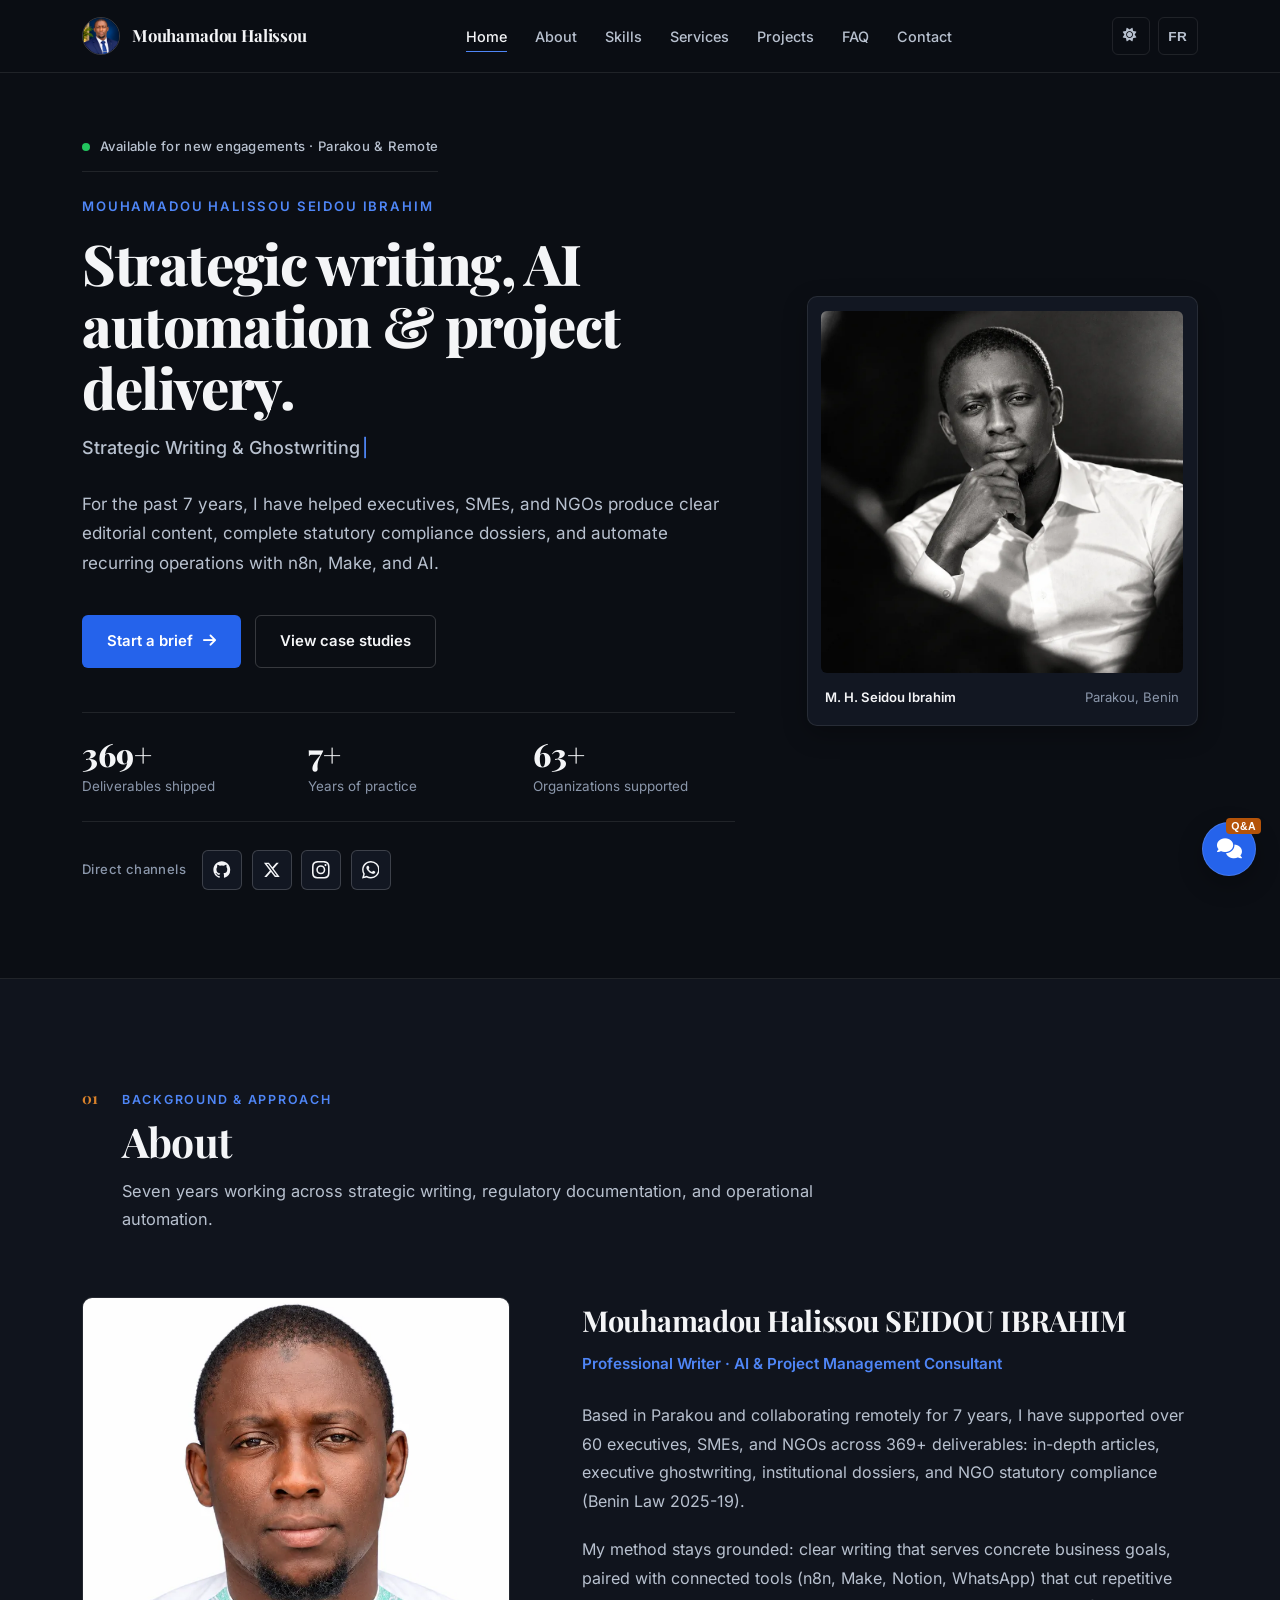
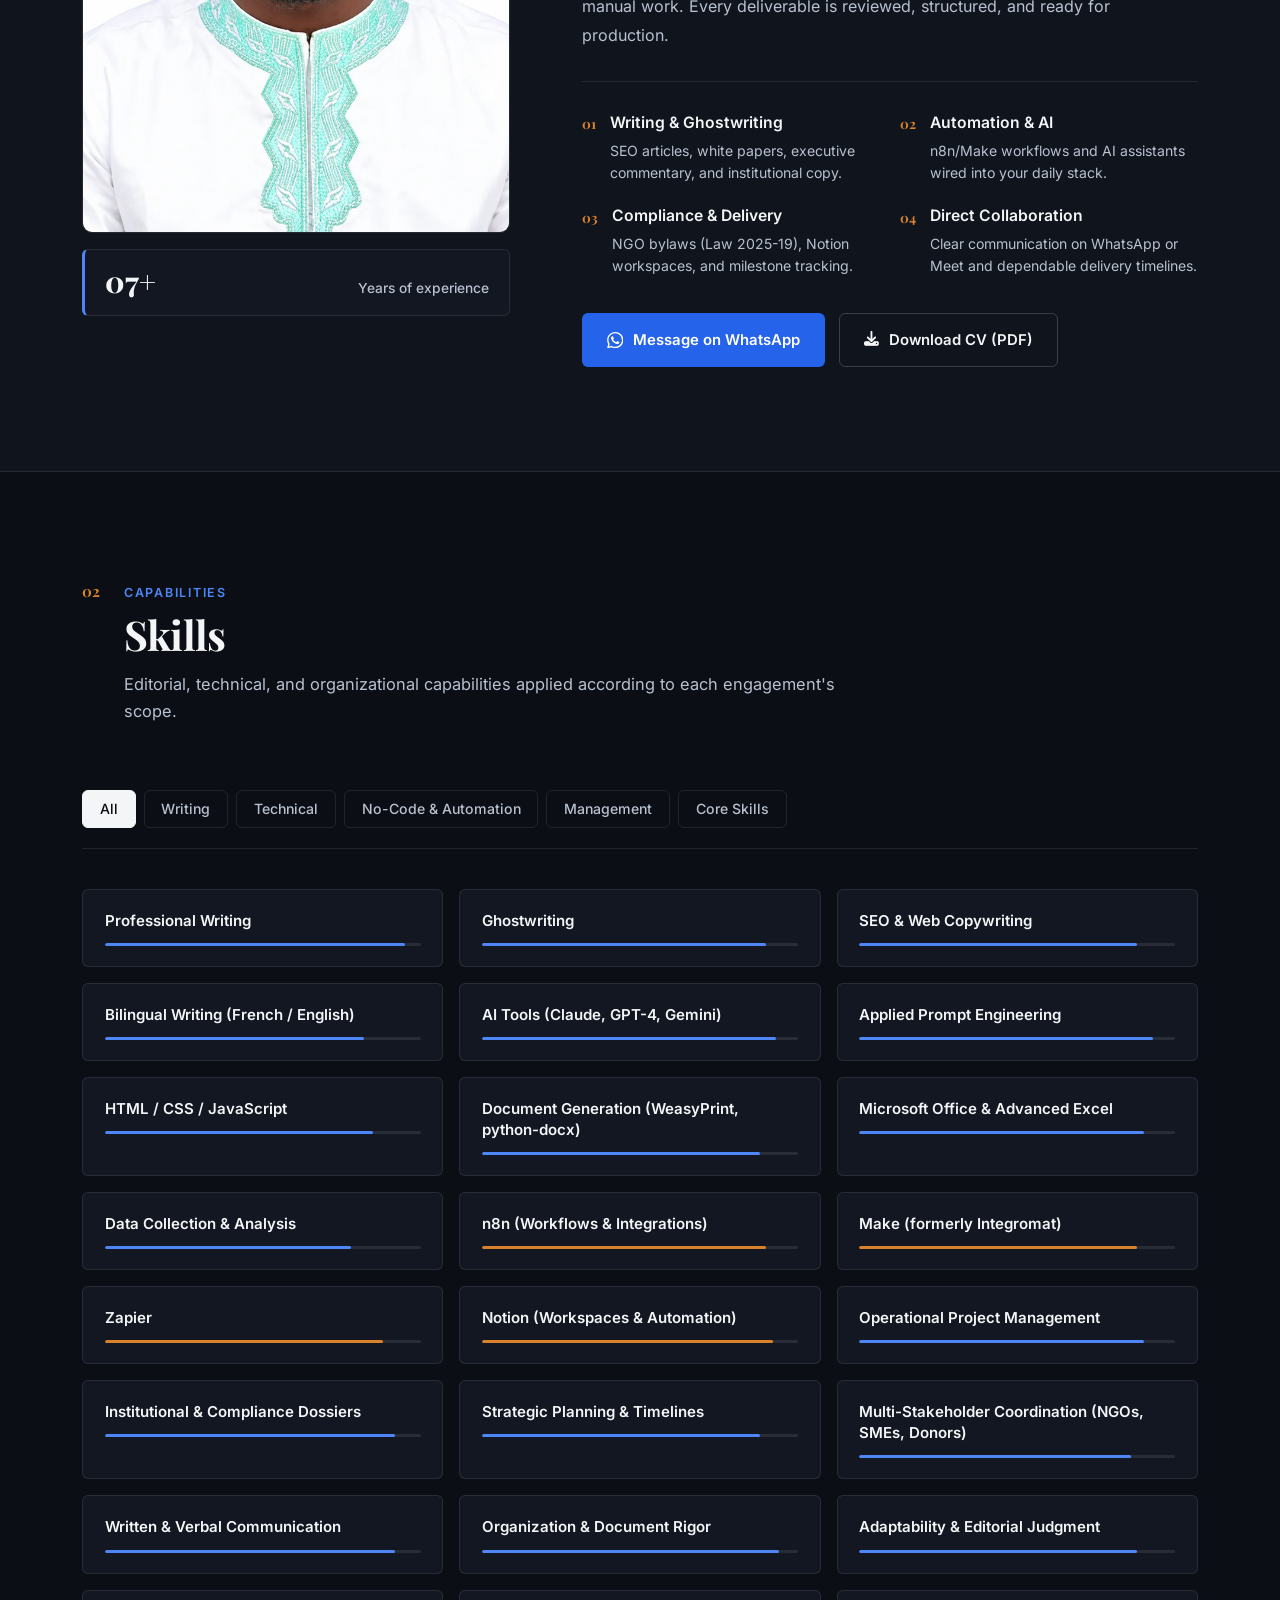
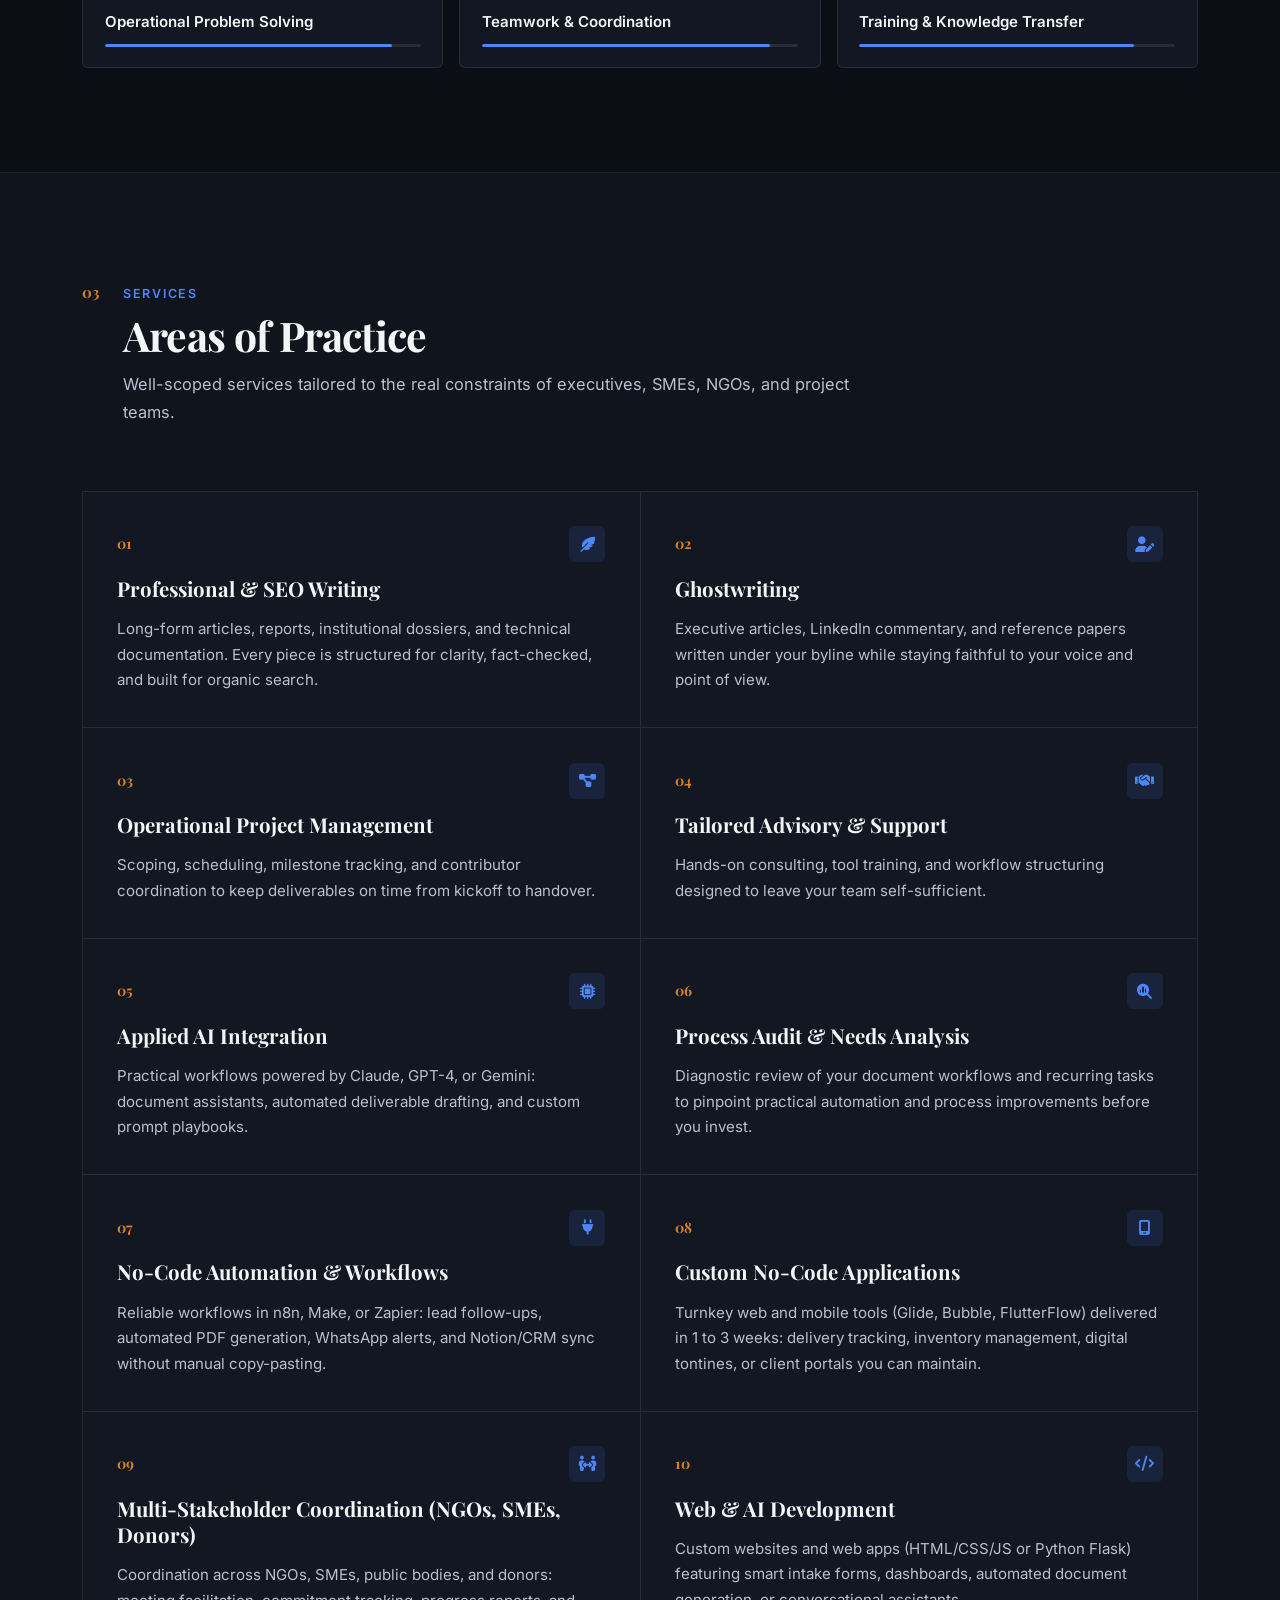
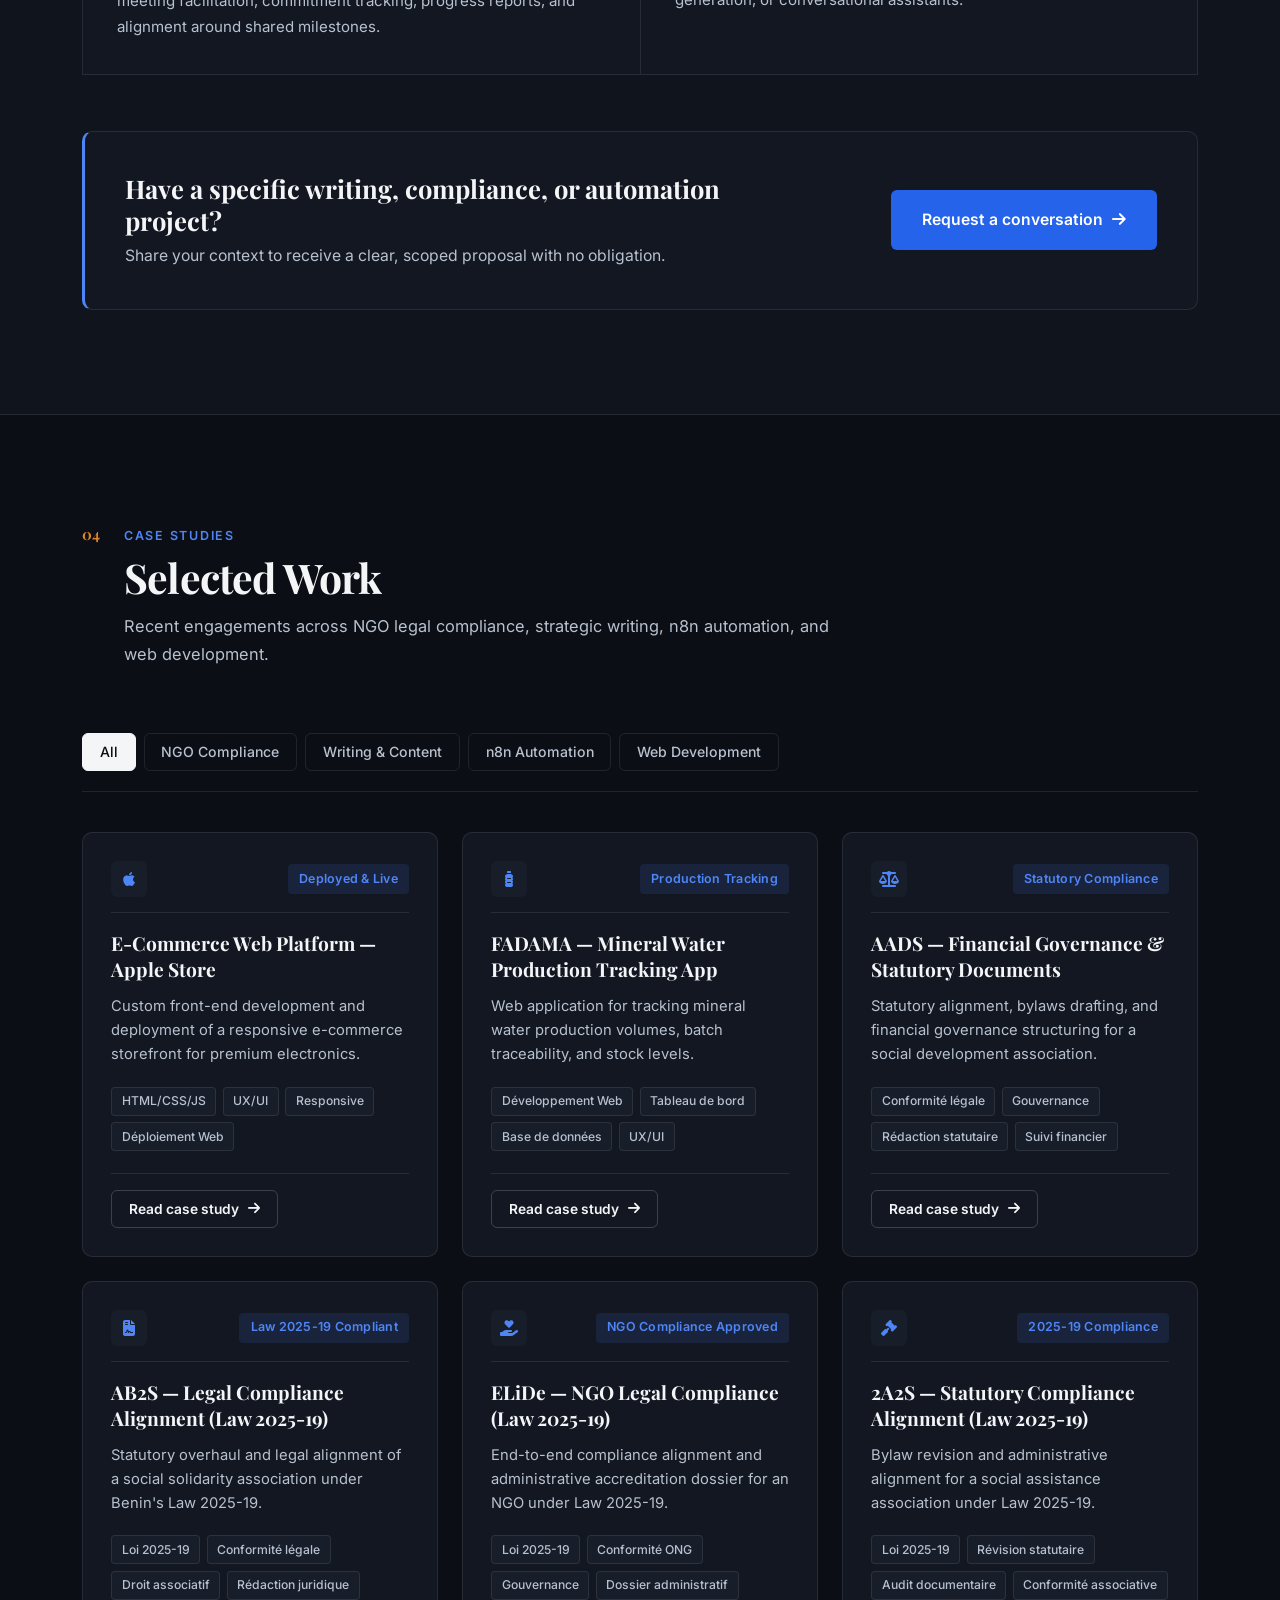
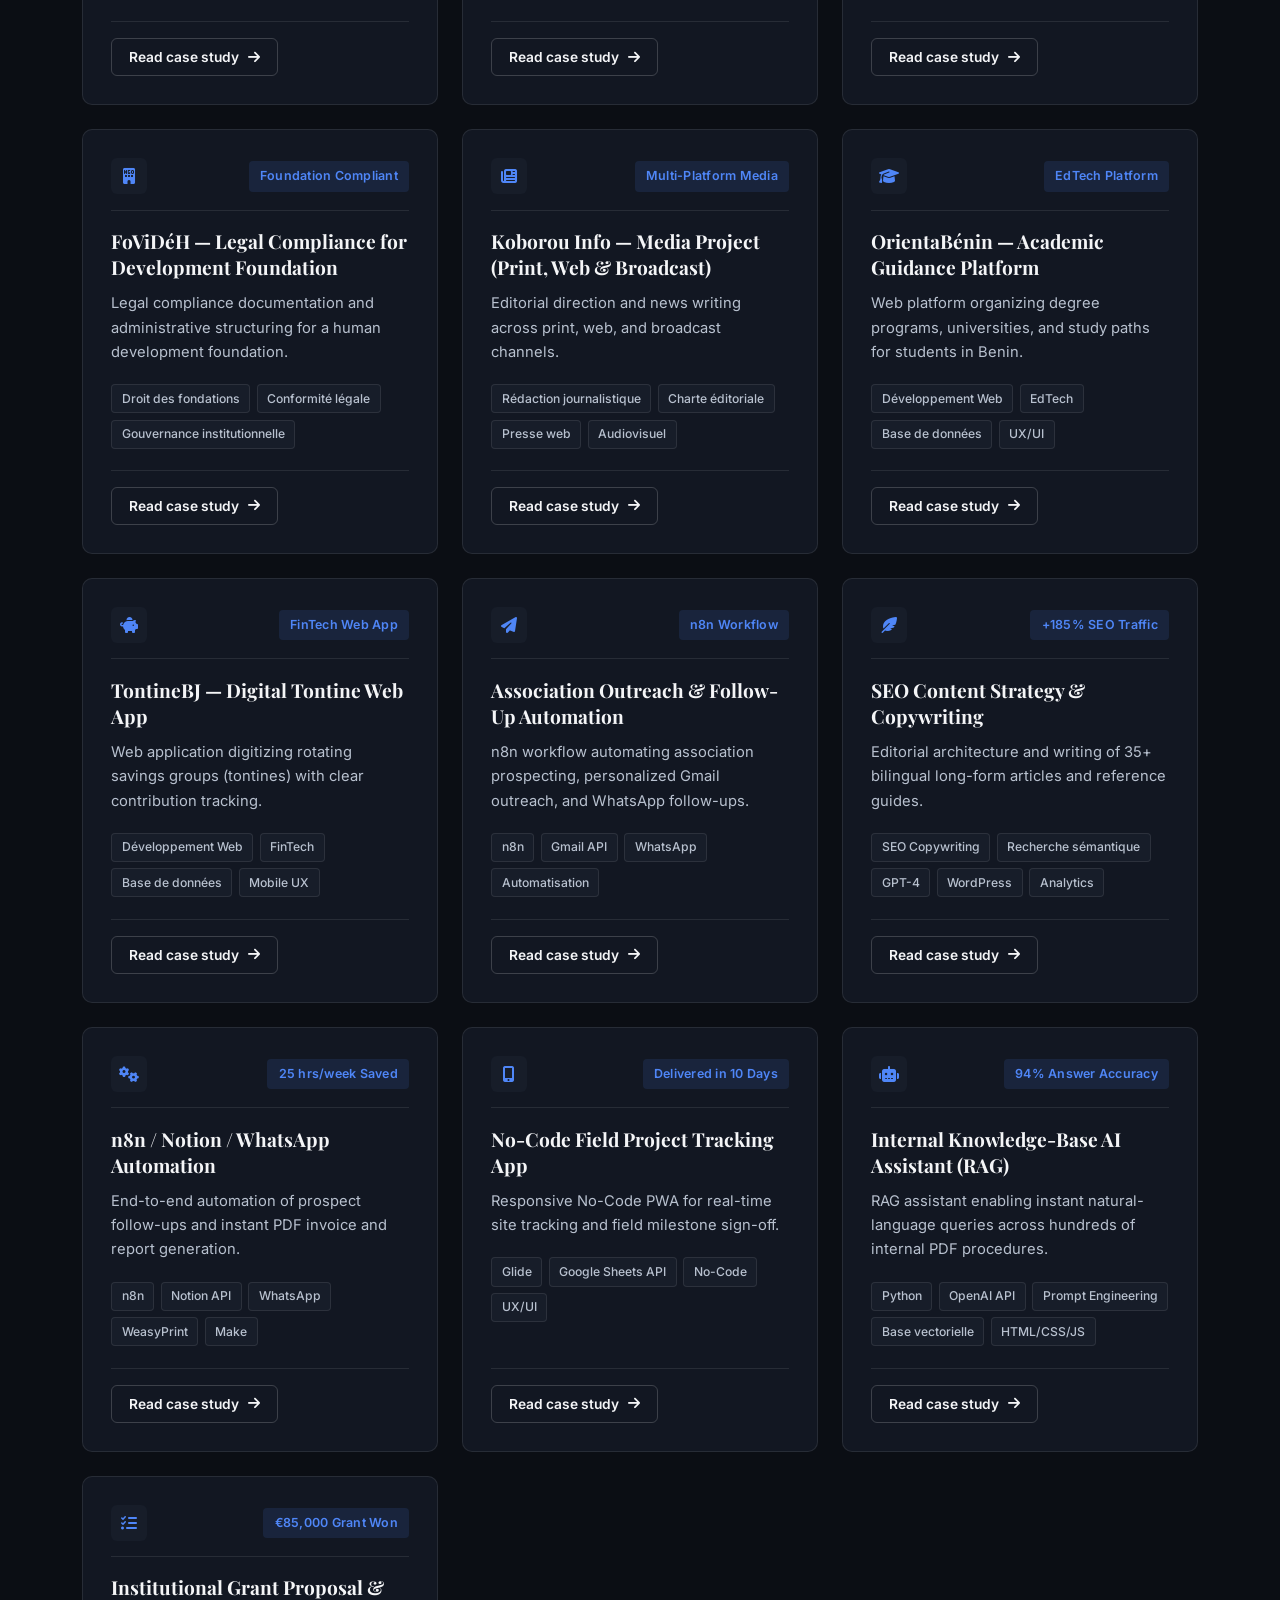
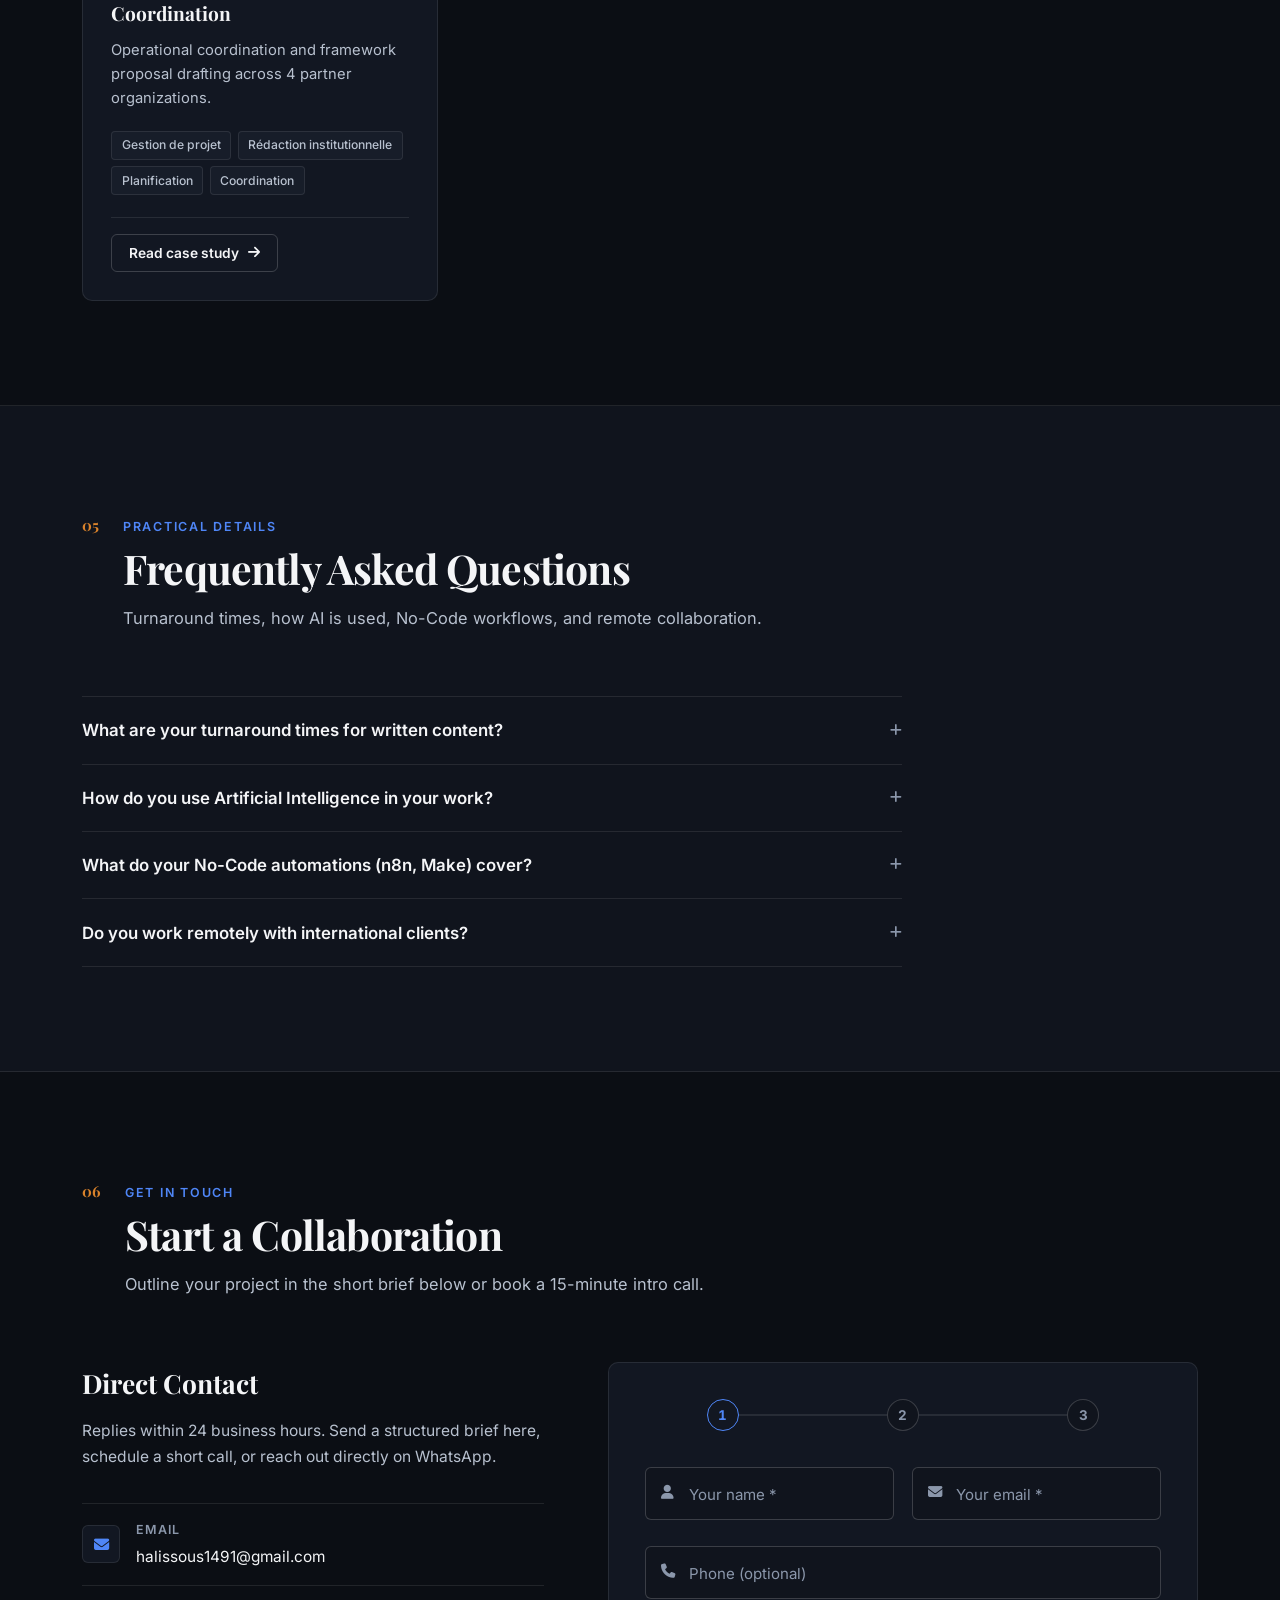
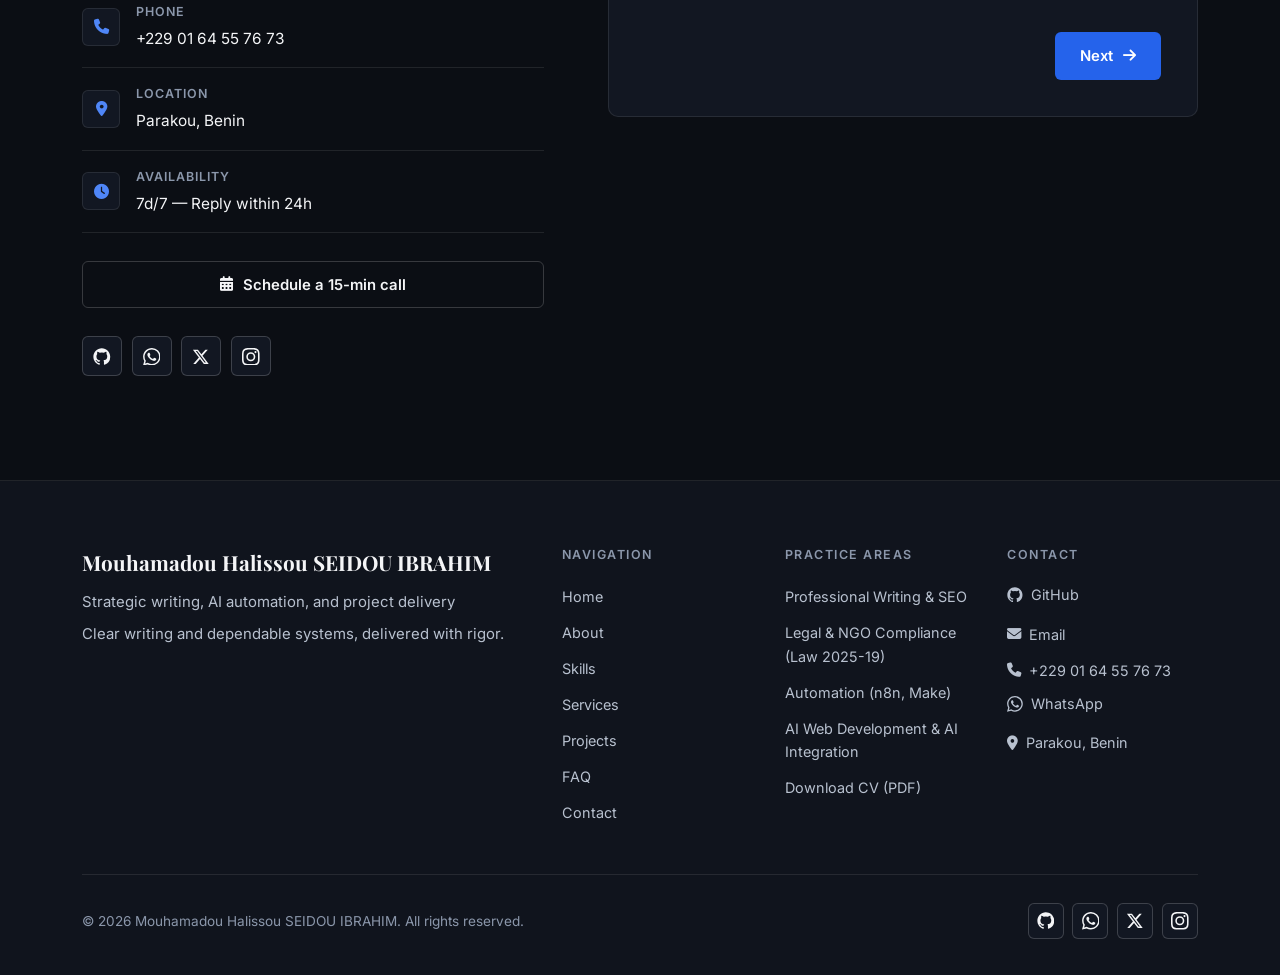
<file: index.html>
<!DOCTYPE html>
<html lang="fr" data-theme="dark">
<head>
    <meta charset="UTF-8">
    <meta name="viewport" content="width=device-width, initial-scale=1.0">
    <meta http-equiv="Content-Security-Policy" content="default-src 'self'; script-src 'self' https://plausible.io; style-src 'self' 'unsafe-inline'; font-src 'self'; img-src 'self' data: https:; connect-src 'self' https://plausible.io; frame-src 'self'; object-src 'none'; base-uri 'self'; form-action 'self';">

    <title>Mouhamadou Halissou SEIDOU IBRAHIM — Rédaction Stratégique, IA &amp; Gestion de Projet</title>

    <meta name="description" content="Mouhamadou Halissou SEIDOU IBRAHIM : rédacteur professionnel, consultant en automatisation IA (n8n, Make) et gestion de projet à Parakou, Bénin. Contenus SEO, ghostwriting et conformité ONG (Loi 2025-19).">
    <meta name="robots" content="index, follow">

    <link rel="canonical" href="https://www.halissoumsi.com/">
    <link rel="alternate" hreflang="fr" href="https://www.halissoumsi.com/">
    <link rel="alternate" hreflang="en" href="https://www.halissoumsi.com/?lang=en">
    <link rel="alternate" hreflang="x-default" href="https://www.halissoumsi.com/">

    <meta property="og:title" content="Mouhamadou Halissou SEIDOU IBRAHIM — Rédaction Stratégique, IA &amp; Gestion de Projet">
    <meta property="og:description" content="Rédacteur professionnel, consultant en automatisation IA (n8n, Make) et coordinateur de projets à Parakou, Bénin. Accompagnement à distance pour dirigeants, PME et ONG.">
    <meta property="og:image" content="https://www.halissoumsi.com/images/og-image.png">
    <meta property="og:image:secure_url" content="https://www.halissoumsi.com/images/og-image.png">
    <meta property="og:image:type" content="image/png">
    <meta property="og:image:width" content="1024">
    <meta property="og:image:height" content="1024">
    <meta property="og:image:alt" content="Portrait professionnel de Mouhamadou Halissou SEIDOU IBRAHIM">
    <meta property="og:url" content="https://www.halissoumsi.com/">
    <meta property="og:type" content="website">
    <meta property="og:locale" content="fr_FR">
    <meta property="og:locale:alternate" content="en_US">

    <meta name="twitter:card" content="summary_large_image">
    <meta name="twitter:site" content="@HalissouMSI">
    <meta name="twitter:creator" content="@HalissouMSI">
    <meta name="twitter:title" content="Mouhamadou Halissou SEIDOU IBRAHIM — Rédaction, IA &amp; Gestion de Projet">
    <meta name="twitter:description" content="Rédaction SEO &amp; ghostwriting, automatisation n8n/Make, conformité ONG (Loi 2025-19) et gestion de projet à distance.">
    <meta name="twitter:image" content="https://www.halissoumsi.com/images/og-image.png">
    <meta name="twitter:image:alt" content="Portrait professionnel de Mouhamadou Halissou SEIDOU IBRAHIM">

    <link rel="dns-prefetch" href="https://plausible.io">

    <link rel="preload" href="fonts/font_6.woff2" as="font" type="font/woff2" crossorigin>
    <link rel="preload" href="images/profile-hero.webp" as="image" type="image/webp" fetchpriority="high">

    <link rel="stylesheet" href="fonts/fonts.css">
    <link rel="stylesheet" href="fonts/fontawesome/css/fontawesome.min.css">
    <link rel="stylesheet" href="fonts/fontawesome/css/solid.min.css">
    <link rel="stylesheet" href="fonts/fontawesome/css/brands.min.css">
    <link rel="stylesheet" href="style.css?v=12">

    <link rel="icon" type="image/webp" href="images/halissou.webp">
    <link rel="icon" type="image/png" sizes="192x192" href="images/halissou.png">
    <link rel="manifest" href="manifest.json">
    <meta name="theme-color" content="#0b0e14">
    <meta name="apple-mobile-web-app-capable" content="yes">
    <meta name="apple-mobile-web-app-status-bar-style" content="black-translucent">
    <link rel="apple-touch-icon" sizes="180x180" href="images/apple-touch-icon.png">

    <script type="application/ld+json" id="schema-ld">
    {
      "@context": "https://schema.org",
      "@graph": [
        {
          "@type": "Person",
          "@id": "https://www.halissoumsi.com/#person",
          "name": "Mouhamadou Halissou SEIDOU IBRAHIM",
          "url": "https://www.halissoumsi.com/",
          "image": "https://www.halissoumsi.com/images/profile-hero.webp",
          "sameAs": [
            "https://github.com/halissoumsi",
            "https://x.com/HalissouMSI",
            "https://instagram.com/halissoumsi",
            "https://wa.me/2290164557673"
          ],
          "jobTitle": "Rédacteur professionnel, consultant IA et coordinateur de projets",
          "knowsAbout": [
            "Rédaction web",
            "Ghostwriting",
            "SEO",
            "Intelligence Artificielle",
            "Automatisation n8n et Make",
            "Conformité associative Loi 2025-19",
            "Gestion de projet"
          ],
          "address": {
            "@type": "PostalAddress",
            "addressLocality": "Parakou",
            "addressCountry": "BJ"
          },
          "email": "mailto:halissous1491@gmail.com",
          "telephone": "+229-01-64-55-76-73"
        },
        {
          "@type": "WebSite",
          "@id": "https://www.halissoumsi.com/#website",
          "url": "https://www.halissoumsi.com/",
          "name": "Mouhamadou Halissou SEIDOU IBRAHIM — Portfolio",
          "publisher": { "@id": "https://www.halissoumsi.com/#person" },
          "inLanguage": "fr-FR"
        },
        {
          "@type": "WebPage",
          "@id": "https://www.halissoumsi.com/#webpage",
          "url": "https://www.halissoumsi.com/",
          "name": "Mouhamadou Halissou SEIDOU IBRAHIM — Rédaction Stratégique, IA & Gestion de Projet",
          "isPartOf": { "@id": "https://www.halissoumsi.com/#website" },
          "about": { "@id": "https://www.halissoumsi.com/#person" },
          "description": "Mouhamadou Halissou SEIDOU IBRAHIM : rédacteur professionnel, consultant en automatisation IA (n8n, Make) et gestion de projet à Parakou, Bénin.",
          "inLanguage": "fr-FR"
        },
        {
          "@type": "ProfessionalService",
          "@id": "https://www.halissoumsi.com/#service",
          "name": "Mouhamadou Halissou SEIDOU IBRAHIM — Services Freelance",
          "url": "https://www.halissoumsi.com/",
          "image": "https://www.halissoumsi.com/images/profile-hero.webp",
          "telephone": "+229-01-64-55-76-73",
          "priceRange": "$$",
          "provider": { "@id": "https://www.halissoumsi.com/#person" },
          "address": {
            "@type": "PostalAddress",
            "addressLocality": "Parakou",
            "addressCountry": "BJ"
          },
          "hasOfferCatalog": {
            "@type": "OfferCatalog",
            "name": "Catalogue des prestations freelance",
            "itemListElement": [
              {
                "@type": "Offer",
                "itemOffered": {
                  "@type": "Service",
                  "name": "Rédaction professionnelle & SEO",
                  "description": "Articles de fond, rapports, dossiers techniques et contenus web structurés pour la lisibilité et le référencement naturel."
                }
              },
              {
                "@type": "Offer",
                "itemOffered": {
                  "@type": "Service",
                  "name": "Ghostwriting",
                  "description": "Rédaction sous votre signature de prises de parole, tribunes et contenus fidèles à votre ton et à votre posture."
                }
              },
              {
                "@type": "Offer",
                "itemOffered": {
                  "@type": "Service",
                  "name": "Intégration d'Intelligence Artificielle",
                  "description": "Déploiement d'assistants et de flux basés sur Claude, GPT-4 ou Gemini adaptés à vos processus internes."
                }
              },
              {
                "@type": "Offer",
                "itemOffered": {
                  "@type": "Service",
                  "name": "Automatisation No-Code & Workflows",
                  "description": "Connexion de vos outils (n8n, Make, Zapier, Notion, WhatsApp) pour fiabiliser les relances, alertes et rapports récurrents."
                }
              },
              {
                "@type": "Offer",
                "itemOffered": {
                  "@type": "Service",
                  "name": "Gestion de Projet & Conformité ONG",
                  "description": "Planification opérationnelle, coordination multi-acteurs et dossiers statutaires associatifs (Loi 2025-19 au Bénin)."
                }
              }
            ]
          }
        },
        {
          "@type": "FAQPage",
          "@id": "https://www.halissoumsi.com/#faq",
          "mainEntity": [
            {
              "@type": "Question",
              "name": "Quels sont vos délais pour la création de contenus rédigés ?",
              "acceptedAnswer": {
                "@type": "Answer",
                "text": "Tout dépend du volume et de la technicité du sujet. Pour un article de fond documenté ou un document technique, comptez entre 2 et 5 jours ouvrés. Si vous avez une échéance serrée, précisez-le dès le brief : selon mon planning, un traitement prioritaire peut être organisé sans compromis sur la relecture."
              }
            },
            {
              "@type": "Question",
              "name": "Comment intégrez-vous l'Intelligence Artificielle dans vos projets ?",
              "acceptedAnswer": {
                "@type": "Answer",
                "text": "L'IA intervient en appui de préparation : structuration de recherches, tri de données brutes ou test d'angles éditoriaux. Chaque livrable est intégralement vérifié, recoupé et rédigé par mes soins avant livraison. L'outil accélère l'analyse ; le fond, la nuance et la responsabilité éditoriale restent humains."
              }
            },
            {
              "@type": "Question",
              "name": "En quoi consistent vos automatisations No-Code (n8n, Make) ?",
              "acceptedAnswer": {
                "@type": "Answer",
                "text": "L'objectif est de supprimer les ressaisies et copier-coller récurrents. Je relie vos outils existants (Notion, Gmail, CRM, WhatsApp) via n8n ou Make : notification WhatsApp dès qu'un prospect remplit un formulaire, génération automatique d'un récapitulatif PDF ou mise à jour synchronisée de vos suivis."
              }
            },
            {
              "@type": "Question",
              "name": "Pouvons-nous collaborer à distance ?",
              "acceptedAnswer": {
                "@type": "Answer",
                "text": "Oui, la grande majorité de mes missions s'effectue à distance. Les échanges quotidiens passent par WhatsApp pour la réactivité, les validations par e-mail pour garder une trace claire, et des points vidéo courts sur Google Meet ou Zoom aux étapes clés."
              }
            }
          ]
        }
      ]
    }
    </script>
</head>
<body>
    <a href="#main-content" class="skip-to-content" data-translate="skip-to-content">Aller au contenu principal</a>

    <div class="scroll-progress-container" aria-hidden="true">
        <div class="scroll-progress-bar" id="scroll-bar"></div>
    </div>

    <header class="site-header">
        <nav class="navbar" id="navbar" aria-label="Navigation principale">
            <div class="nav-container">
                <a href="#home" class="nav-brand">
                    <picture class="nav-avatar-picture">
                        <source srcset="images/halissou.webp" type="image/webp">
                        <img src="images/halissou.png" alt="Portrait de Mouhamadou Halissou" class="nav-avatar" width="40" height="40" decoding="async">
                    </picture>
                    <span class="nav-name">Mouhamadou Halissou</span>
                </a>

                <ul class="nav-menu" id="nav-menu">
                    <li class="nav-item"><a href="#home" class="nav-link active" data-section="home" data-translate="nav-home">Accueil</a></li>
                    <li class="nav-item"><a href="#about" class="nav-link" data-section="about" data-translate="nav-about">À propos</a></li>
                    <li class="nav-item"><a href="#skills" class="nav-link" data-section="skills" data-translate="nav-skills">Compétences</a></li>
                    <li class="nav-item"><a href="#services" class="nav-link" data-section="services" data-translate="nav-services">Services</a></li>
                    <li class="nav-item"><a href="#projects" class="nav-link" data-section="projects" data-translate="nav-projects">Projets</a></li>
                    <li class="nav-item"><a href="#faq" class="nav-link" data-section="faq" data-translate="nav-faq">FAQ</a></li>
                    <li class="nav-item"><a href="#contact" class="nav-link" data-section="contact" data-translate="nav-contact">Contact</a></li>
                </ul>

                <div class="nav-controls">
                    <button type="button" class="theme-toggle" id="theme-toggle" aria-label="Basculer le thème clair/sombre">
                        <i class="fas fa-sun" id="theme-icon" aria-hidden="true"></i>
                    </button>

                    <button type="button" class="lang-toggle" id="lang-toggle" aria-label="Changer de langue (FR/EN)">
                        <span>EN</span>
                    </button>

                    <button type="button" class="nav-toggle" id="nav-toggle" aria-label="Ouvrir le menu de navigation" aria-expanded="false" aria-controls="nav-menu">
                        <span></span>
                        <span></span>
                        <span></span>
                    </button>
                </div>
            </div>
        </nav>
    </header>

    <main id="main-content">
        <!-- Hero -->
        <section class="hero" id="home">
            <div class="hero-container">
                <div class="hero-content">
                    <div class="hero-text">
                        <div class="hero-eyebrow">
                            <span class="status-dot" aria-hidden="true"></span>
                            <span data-translate="hero-badge">Disponible pour de nouvelles missions · Parakou &amp; à distance</span>
                        </div>

                        <h1 class="hero-title">
                            <span class="hero-greeting" data-translate="hero-greeting">Mouhamadou Halissou SEIDOU IBRAHIM</span>
                            <span class="hero-name" data-translate="hero-headline">Rédaction stratégique, automatisation IA &amp; pilotage de projets.</span>
                            <span class="hero-role">
                                <span class="typing-text" id="typing-text">Rédaction stratégique &amp; Ghostwriting</span><span class="cursor-blink" aria-hidden="true">|</span>
                            </span>
                        </h1>

                        <p class="hero-description" data-translate="hero-description">
                            J'accompagne dirigeants, PME et ONG depuis 7 ans pour produire des contenus éditoriaux rigoureux, structurer leurs dossiers statutaires et automatiser leurs opérations courantes avec n8n, Make et l'IA.
                        </p>

                        <div class="hero-actions">
                            <a href="#contact" class="btn btn-primary">
                                <span data-translate="btn-start">Présenter un projet</span>
                                <i class="fas fa-arrow-right" aria-hidden="true"></i>
                            </a>
                            <a href="#projects" class="btn btn-outline">
                                <span data-translate="btn-services">Voir les réalisations</span>
                            </a>
                        </div>

                        <div class="hero-stats" aria-label="Chiffres clés">
                            <div class="stat-item">
                                <span class="stat-number" data-count="369">369+</span>
                                <span class="stat-label" data-translate="stat-projects">Livrables réalisés</span>
                            </div>
                            <div class="stat-item">
                                <span class="stat-number" data-count="7">7+</span>
                                <span class="stat-label" data-translate="stat-experience">Années de pratique</span>
                            </div>
                            <div class="stat-item">
                                <span class="stat-number" data-count="63">63+</span>
                                <span class="stat-label" data-translate="stat-clients">Organisations accompagnées</span>
                            </div>
                        </div>

                        <div class="hero-social">
                            <span class="social-label" data-translate="hero-follow">Réseaux &amp; contact direct</span>
                            <div class="social-links-hero">
                                <a href="https://github.com/halissoumsi" target="_blank" rel="noopener noreferrer" class="social-link github" aria-label="GitHub">
                                    <svg class="brand-icon" width="18" height="18" viewBox="0 0 24 24" fill="currentColor" aria-hidden="true"><path d="M12 .5C5.65.5.5 5.65.5 12c0 5.08 3.29 9.39 7.86 10.91.58.11.79-.25.79-.56 0-.28-.01-1.02-.02-2-3.2.7-3.88-1.54-3.88-1.54-.52-1.33-1.28-1.69-1.28-1.69-1.05-.72.08-.7.08-.7 1.16.08 1.77 1.19 1.77 1.19 1.03 1.77 2.71 1.26 3.37.96.1-.75.4-1.26.73-1.55-2.55-.29-5.24-1.28-5.24-5.69 0-1.26.45-2.29 1.19-3.09-.12-.29-.52-1.46.11-3.05 0 0 .97-.31 3.18 1.18a11.1 11.1 0 0 1 5.8 0c2.21-1.49 3.18-1.18 3.18-1.18.63 1.59.23 2.76.11 3.05.74.8 1.19 1.83 1.19 3.09 0 4.42-2.69 5.39-5.26 5.68.41.36.78 1.06.78 2.14 0 1.55-.01 2.79-.01 3.17 0 .31.21.67.8.56A11.51 11.51 0 0 0 23.5 12C23.5 5.65 18.35.5 12 .5z"/></svg>
                                </a>
                                <a href="https://x.com/HalissouMSI" target="_blank" rel="noopener noreferrer" class="social-link x-twitter" aria-label="X (Twitter)">
                                    <svg class="brand-icon" width="18" height="18" viewBox="0 0 24 24" fill="currentColor" aria-hidden="true"><path d="M18.244 2.25h3.308l-7.227 8.26 8.502 11.24H16.17l-5.214-6.817L4.99 21.75H1.68l7.73-8.835L1.254 2.25H8.08l4.713 6.231zm-1.161 17.52h1.833L7.084 4.126H5.117z"/></svg>
                                </a>
                                <a href="https://instagram.com/halissoumsi" target="_blank" rel="noopener noreferrer" class="social-link instagram" aria-label="Instagram">
                                    <svg class="brand-icon" width="18" height="18" viewBox="0 0 24 24" fill="currentColor" aria-hidden="true"><path d="M12 2.163c3.204 0 3.584.012 4.85.07 3.252.148 4.771 1.691 4.919 4.919.058 1.265.069 1.645.069 4.849 0 3.205-.012 3.584-.069 4.849-.149 3.225-1.664 4.771-4.919 4.919-1.266.058-1.644.07-4.85.07-3.204 0-3.584-.012-4.849-.07-3.26-.149-4.771-1.699-4.919-4.92-.058-1.265-.07-1.644-.07-4.849 0-3.204.013-3.583.07-4.849.149-3.227 1.664-4.771 4.919-4.919 1.266-.057 1.645-.069 4.849-.069zM12 0C8.741 0 8.333.014 7.053.072 2.695.272.273 2.69.073 7.052.014 8.333 0 8.741 0 12c0 3.259.014 3.668.072 4.948.2 4.358 2.618 6.78 6.98 6.98C8.333 23.986 8.741 24 12 24c3.259 0 3.668-.014 4.948-.072 4.354-.2 6.782-2.618 6.979-6.98.059-1.28.073-1.689.073-4.948 0-3.259-.014-3.667-.072-4.947-.196-4.354-2.617-6.78-6.979-6.98C15.668.014 15.259 0 12 0zm0 5.838a6.162 6.162 0 1 0 0 12.324 6.162 6.162 0 0 0 0-12.324zM12 16a4 4 0 1 1 0-8 4 4 0 0 1 0 8zm6.406-11.845a1.44 1.44 0 1 0 0 2.881 1.44 1.44 0 0 0 0-2.881z"/></svg>
                                </a>
                                <a href="https://wa.me/2290164557673" target="_blank" rel="noopener noreferrer" class="social-link whatsapp" aria-label="WhatsApp">
                                    <svg class="brand-icon" width="18" height="18" viewBox="0 0 24 24" fill="currentColor" aria-hidden="true"><path d="M20.52 3.48A11.86 11.86 0 0 0 12.06 0C5.5 0 .16 5.34.16 11.9c0 2.1.55 4.15 1.59 5.95L0 24l6.32-1.66a11.86 11.86 0 0 0 5.74 1.46h.01c6.56 0 11.9-5.34 11.9-11.9 0-3.18-1.24-6.17-3.45-8.42zM12.07 21.8h-.01a9.87 9.87 0 0 1-5.04-1.38l-.36-.21-3.75.98 1-3.65-.24-.38a9.86 9.86 0 0 1-1.52-5.26c0-5.45 4.44-9.89 9.9-9.89 2.64 0 5.13 1.03 7 2.9a9.83 9.83 0 0 1 2.9 7c0 5.46-4.44 9.89-9.88 9.89zm5.42-7.41c-.3-.15-1.76-.87-2.03-.97-.27-.1-.47-.15-.67.15-.2.3-.77.97-.94 1.17-.17.2-.35.22-.65.07-.3-.15-1.26-.46-2.4-1.48-.89-.79-1.49-1.77-1.66-2.07-.17-.3-.02-.46.13-.61.13-.13.3-.35.45-.52.15-.17.2-.3.3-.5.1-.2.05-.37-.02-.52-.08-.15-.67-1.62-.92-2.22-.24-.58-.49-.5-.67-.51h-.57c-.2 0-.52.07-.79.37-.27.3-1.04 1.02-1.04 2.48 0 1.46 1.07 2.88 1.22 3.08.15.2 2.1 3.21 5.09 4.5.71.31 1.27.49 1.7.63.72.23 1.37.2 1.88.12.57-.09 1.76-.72 2.01-1.41.25-.7.25-1.29.17-1.41-.07-.12-.27-.2-.57-.35z"/></svg>
                                </a>
                            </div>
                        </div>
                    </div>

                    <div class="hero-image">
                        <figure class="hero-image-frame">
                            <div class="hero-image-container">
                                <picture class="hero-img-picture">
                                    <source srcset="images/profile-hero.webp" type="image/webp">
                                    <img src="images/profile-hero.jpg" alt="Portrait de Mouhamadou Halissou SEIDOU IBRAHIM, rédacteur et consultant IA" class="hero-img" width="450" height="450" loading="eager" fetchpriority="high" decoding="async">
                                </picture>
                            </div>
                            <figcaption class="hero-caption">
                                <span class="caption-name">M. H. Seidou Ibrahim</span>
                                <span class="caption-loc" data-translate="contact-loc-desc">Parakou, Bénin</span>
                            </figcaption>
                        </figure>
                    </div>
                </div>
            </div>
        </section>

        <!-- À propos -->
        <section class="about section" id="about">
            <div class="container">
                <div class="section-header">
                    <span class="section-index" aria-hidden="true">01</span>
                    <span class="section-subtitle" data-translate="about-subtitle">Profil &amp; Méthode</span>
                    <h2 class="section-title" data-translate="about-title">À propos</h2>
                    <p class="section-description" data-translate="about-descr-sub">
                        Sept ans d'expérience à la croisée de l'écrit stratégique, de la conformité documentaire et de l'automatisation.
                    </p>
                </div>

                <div class="about-content">
                    <div class="about-image">
                        <div class="about-image-container">
                            <picture class="about-img-picture">
                                <source srcset="images/profile-about.webp" type="image/webp">
                                <img src="images/profile-about.jpg" alt="Mouhamadou Halissou SEIDOU IBRAHIM, consultant en gestion de projet" class="about-img" width="450" height="550" loading="lazy" decoding="async">
                            </picture>
                            <div class="about-experience">
                                <span class="experience-number">07+</span>
                                <span class="experience-label" data-translate="about-exp-label">Années d'expérience</span>
                            </div>
                        </div>
                    </div>

                    <div class="about-text">
                        <h3 class="about-name">Mouhamadou Halissou SEIDOU IBRAHIM</h3>
                        <p class="about-role" data-translate="about-role-title">Rédacteur professionnel · Consultant IA &amp; Gestion de Projet</p>

                        <p class="about-description" data-translate="about-p1">
                            Basé à Parakou et habitué aux collaborations à distance depuis 7 ans, j'ai accompagné plus de 60 dirigeants, PME et ONG sur plus de 369 livrables : articles de fond, ghostwriting, dossiers institutionnels et mise en conformité statutaire (Loi 2025-19 au Bénin).
                        </p>

                        <p class="about-description" data-translate="about-p2">
                            Ma démarche reste concrète : rédiger des textes clairs qui servent vos objectifs réels, et connecter vos outils du quotidien (n8n, Make, Notion, WhatsApp) pour éliminer les tâches répétitives. Des livrables relus, structurés et directement exploitables.
                        </p>

                        <div class="about-highlights">
                            <div class="highlight-item">
                                <span class="highlight-marker" aria-hidden="true">01</span>
                                <div>
                                    <h4 data-translate="highlight-writing-title">Rédaction &amp; Ghostwriting</h4>
                                    <p data-translate="highlight-writing-desc">Articles SEO, livres blancs, prises de parole et dossiers institutionnels.</p>
                                </div>
                            </div>
                            <div class="highlight-item">
                                <span class="highlight-marker" aria-hidden="true">02</span>
                                <div>
                                    <h4 data-translate="highlight-ia-title">Automatisation &amp; IA</h4>
                                    <p data-translate="highlight-ia-desc">Workflows n8n/Make et assistants IA branchés sur vos outils métier.</p>
                                </div>
                            </div>
                            <div class="highlight-item">
                                <span class="highlight-marker" aria-hidden="true">03</span>
                                <div>
                                    <h4 data-translate="highlight-mgmt-title">Conformité &amp; Pilotage</h4>
                                    <p data-translate="highlight-mgmt-desc">Statuts d'ONG (Loi 2025-19), espaces Notion et suivi opérationnel.</p>
                                </div>
                            </div>
                            <div class="highlight-item">
                                <span class="highlight-marker" aria-hidden="true">04</span>
                                <div>
                                    <h4 data-translate="highlight-acc-title">Collaboration directe</h4>
                                    <p data-translate="highlight-acc-desc">Échanges fluides sur WhatsApp ou Meet et jalons livrés dans les délais.</p>
                                </div>
                            </div>
                        </div>

                        <div class="about-actions">
                            <a href="https://wa.me/2290164557673" class="btn btn-primary" target="_blank" rel="noopener noreferrer">
                                <svg class="brand-icon" width="18" height="18" viewBox="0 0 24 24" fill="currentColor" aria-hidden="true"><path d="M20.52 3.48A11.86 11.86 0 0 0 12.06 0C5.5 0 .16 5.34.16 11.9c0 2.1.55 4.15 1.59 5.95L0 24l6.32-1.66a11.86 11.86 0 0 0 5.74 1.46h.01c6.56 0 11.9-5.34 11.9-11.9 0-3.18-1.24-6.17-3.45-8.42zM12.07 21.8h-.01a9.87 9.87 0 0 1-5.04-1.38l-.36-.21-3.75.98 1-3.65-.24-.38a9.86 9.86 0 0 1-1.52-5.26c0-5.45 4.44-9.89 9.9-9.89 2.64 0 5.13 1.03 7 2.9a9.83 9.83 0 0 1 2.9 7c0 5.46-4.44 9.89-9.88 9.89zm5.42-7.41c-.3-.15-1.76-.87-2.03-.97-.27-.1-.47-.15-.67.15-.2.3-.77.97-.94 1.17-.17.2-.35.22-.65.07-.3-.15-1.26-.46-2.4-1.48-.89-.79-1.49-1.77-1.66-2.07-.17-.3-.02-.46.13-.61.13-.13.3-.35.45-.52.15-.17.2-.3.3-.5.1-.2.05-.37-.02-.52-.08-.15-.67-1.62-.92-2.22-.24-.58-.49-.5-.67-.51h-.57c-.2 0-.52.07-.79.37-.27.3-1.04 1.02-1.04 2.48 0 1.46 1.07 2.88 1.22 3.08.15.2 2.1 3.21 5.09 4.5.71.31 1.27.49 1.7.63.72.23 1.37.2 1.88.12.57-.09 1.76-.72 2.01-1.41.25-.7.25-1.29.17-1.41-.07-.12-.27-.2-.57-.35z"/></svg>
                                <span data-translate="btn-chat">Échanger sur WhatsApp</span>
                            </a>
                            <a href="cv_halissou_pro_2026.pdf" class="btn btn-outline" target="_blank" rel="noopener noreferrer" download>
                                <i class="fas fa-download" aria-hidden="true"></i>
                                <span data-translate="btn-cv">Télécharger le CV (PDF)</span>
                            </a>
                        </div>
                    </div>
                </div>
            </div>
        </section>

        <!-- Compétences -->
        <section class="skills section" id="skills">
            <div class="container">
                <div class="section-header">
                    <span class="section-index" aria-hidden="true">02</span>
                    <span class="section-subtitle" data-translate="skills-subtitle">Savoir-faire</span>
                    <h2 class="section-title" data-translate="skills-title">Compétences</h2>
                    <p class="section-description" data-translate="skills-descr">
                        Une combinaison de compétences éditoriales, techniques et organisationnelles mobilisées selon la nature de chaque mission.
                    </p>
                </div>

                <div class="skills-categories" role="group" aria-label="Filtrer les compétences par domaine">
                    <button type="button" class="category-btn active" data-category="all" aria-pressed="true">
                        <span data-translate="cat-all">Toutes</span>
                    </button>
                    <button type="button" class="category-btn" data-category="writing" aria-pressed="false">
                        <span data-translate="cat-writing">Rédaction</span>
                    </button>
                    <button type="button" class="category-btn" data-category="technical" aria-pressed="false">
                        <span data-translate="cat-technical">Techniques</span>
                    </button>
                    <button type="button" class="category-btn" data-category="nocode" aria-pressed="false">
                        <span data-translate="cat-nocode">No-Code &amp; Automation</span>
                    </button>
                    <button type="button" class="category-btn" data-category="management" aria-pressed="false">
                        <span data-translate="cat-management">Gestion</span>
                    </button>
                    <button type="button" class="category-btn" data-category="soft" aria-pressed="false">
                        <span data-translate="cat-soft">Transversales</span>
                    </button>
                </div>

                <div class="skills-content">
                    <div class="skills-grid" id="skills-grid"></div>
                </div>
            </div>
        </section>

        <!-- Services -->
        <section class="services section" id="services">
            <div class="container">
                <div class="section-header">
                    <span class="section-index" aria-hidden="true">03</span>
                    <span class="section-subtitle" data-translate="services-subtitle">Prestations</span>
                    <h2 class="section-title" data-translate="services-title">Domaines d'intervention</h2>
                    <p class="section-description" data-translate="services-descr">
                        Des prestations cadrées, adaptées aux contraintes des dirigeants, PME, ONG et équipes projet.
                    </p>
                </div>

                <div class="services-grid" id="services-grid"></div>

                <div class="services-cta">
                    <div class="cta-content">
                        <div class="cta-copy">
                            <h3 data-translate="services-cta-title">Un besoin précis en rédaction, conformité ou automatisation ?</h3>
                            <p data-translate="services-cta-desc">Partagez le contexte de votre projet pour obtenir une proposition claire, chiffrée et sans engagement.</p>
                        </div>
                        <a href="#contact" class="btn btn-primary btn-lg">
                            <span data-translate="services-cta-btn">Demander un échange</span>
                            <i class="fas fa-arrow-right" aria-hidden="true"></i>
                        </a>
                    </div>
                </div>
            </div>
        </section>

        <!-- Projets -->
        <section class="projects section" id="projects">
            <div class="container">
                <div class="section-header">
                    <span class="section-index" aria-hidden="true">04</span>
                    <span class="section-subtitle" data-translate="projects-subtitle">Études de cas</span>
                    <h2 class="section-title" data-translate="projects-title">Réalisations sélectionnées</h2>
                    <p class="section-description" data-translate="projects-descr">
                        Dossiers menés en conformité associative, rédaction stratégique, automatisation n8n et développement web.
                    </p>
                </div>

                <div class="projects-categories" role="group" aria-label="Filtrer les réalisations par catégorie">
                    <button type="button" class="project-cat-btn active" data-category="all" aria-pressed="true">
                        <span data-translate="cat-all">Toutes</span>
                    </button>
                    <button type="button" class="project-cat-btn" data-category="compliance" aria-pressed="false">
                        <span data-translate="cat-compliance">Conformité associative</span>
                    </button>
                    <button type="button" class="project-cat-btn" data-category="writing" aria-pressed="false">
                        <span data-translate="cat-proj-writing">Rédaction &amp; Contenu</span>
                    </button>
                    <button type="button" class="project-cat-btn" data-category="automation" aria-pressed="false">
                        <span data-translate="cat-automation">Automatisation n8n</span>
                    </button>
                    <button type="button" class="project-cat-btn" data-category="webdev" aria-pressed="false">
                        <span data-translate="cat-webdev">Développement web</span>
                    </button>
                </div>

                <div class="projects-grid" id="projects-grid"></div>
            </div>
        </section>

        <!-- FAQ -->
        <section class="faq section" id="faq">
            <div class="container">
                <div class="section-header">
                    <span class="section-index" aria-hidden="true">05</span>
                    <span class="section-subtitle" data-translate="faq-subtitle">Questions pratiques</span>
                    <h2 class="section-title" data-translate="faq-title">Questions fréquentes</h2>
                    <p class="section-description" data-translate="faq-descr">
                        Délais, usage de l'IA, automatisation No-Code et organisation du travail à distance.
                    </p>
                </div>

                <div class="faq-container" id="faq-container"></div>
            </div>
        </section>

        <!-- Contact -->
        <section class="contact section" id="contact">
            <div class="container">
                <div class="section-header">
                    <span class="section-index" aria-hidden="true">06</span>
                    <span class="section-subtitle" data-translate="contact-subtitle">Prise de contact</span>
                    <h2 class="section-title" data-translate="contact-title">Démarrer une collaboration</h2>
                    <p class="section-description" data-translate="contact-descr">
                        Décrivez brièvement votre besoin ou réservez un créneau de 15 minutes pour cadrer votre projet.
                    </p>
                </div>

                <div class="contact-content">
                    <div class="contact-info">
                        <h3 data-translate="contact-info-title">Coordonnées directes</h3>
                        <p data-translate="contact-info-desc">
                            Réponse sous 24 heures ouvrées. Vous pouvez envoyer un brief structuré ci-contre, réserver un appel court ou m'écrire directement sur WhatsApp.
                        </p>

                        <div class="contact-items">
                            <div class="contact-item">
                                <div class="contact-icon" aria-hidden="true"><i class="fas fa-envelope"></i></div>
                                <div class="contact-details">
                                    <h4 data-translate="contact-label-email">Email</h4>
                                    <a href="mailto:halissous1491@gmail.com">halissous1491@gmail.com</a>
                                </div>
                            </div>

                            <div class="contact-item">
                                <div class="contact-icon" aria-hidden="true"><i class="fas fa-phone"></i></div>
                                <div class="contact-details">
                                    <h4 data-translate="contact-label-phone">Téléphone</h4>
                                    <a href="tel:+2290164557673">+229 01 64 55 76 73</a>
                                </div>
                            </div>

                            <div class="contact-item">
                                <div class="contact-icon" aria-hidden="true"><i class="fas fa-map-marker-alt"></i></div>
                                <div class="contact-details">
                                    <h4 data-translate="contact-label-loc">Localisation</h4>
                                    <span data-translate="contact-loc-desc">Parakou, Bénin</span>
                                </div>
                            </div>

                            <div class="contact-item">
                                <div class="contact-icon" aria-hidden="true"><i class="fas fa-clock"></i></div>
                                <div class="contact-details">
                                    <h4 data-translate="contact-label-avail">Disponibilité</h4>
                                    <span data-translate="contact-avail-desc">7j/7 — Réponse sous 24h</span>
                                </div>
                            </div>
                        </div>

                        <div class="booking-cta">
                            <button type="button" class="btn btn-outline btn-full" id="open-booking-btn">
                                <i class="fas fa-calendar-alt" aria-hidden="true"></i>
                                <span data-translate="btn-book">Planifier un appel de 15 min</span>
                            </button>
                        </div>

                        <div class="social-links">
                            <a href="https://github.com/halissoumsi" target="_blank" rel="noopener noreferrer" class="social-link github" aria-label="GitHub">
                                <svg class="brand-icon" width="18" height="18" viewBox="0 0 24 24" fill="currentColor" aria-hidden="true"><path d="M12 .5C5.65.5.5 5.65.5 12c0 5.08 3.29 9.39 7.86 10.91.58.11.79-.25.79-.56 0-.28-.01-1.02-.02-2-3.2.7-3.88-1.54-3.88-1.54-.52-1.33-1.28-1.69-1.28-1.69-1.05-.72.08-.7.08-.7 1.16.08 1.77 1.19 1.77 1.19 1.03 1.77 2.71 1.26 3.37.96.1-.75.4-1.26.73-1.55-2.55-.29-5.24-1.28-5.24-5.69 0-1.26.45-2.29 1.19-3.09-.12-.29-.52-1.46.11-3.05 0 0 .97-.31 3.18 1.18a11.1 11.1 0 0 1 5.8 0c2.21-1.49 3.18-1.18 3.18-1.18.63 1.59.23 2.76.11 3.05.74.8 1.19 1.83 1.19 3.09 0 4.42-2.69 5.39-5.26 5.68.41.36.78 1.06.78 2.14 0 1.55-.01 2.79-.01 3.17 0 .31.21.67.8.56A11.51 11.51 0 0 0 23.5 12C23.5 5.65 18.35.5 12 .5z"/></svg>
                            </a>
                            <a href="https://wa.me/2290164557673" target="_blank" rel="noopener noreferrer" class="social-link whatsapp" aria-label="WhatsApp">
                                <svg class="brand-icon" width="18" height="18" viewBox="0 0 24 24" fill="currentColor" aria-hidden="true"><path d="M20.52 3.48A11.86 11.86 0 0 0 12.06 0C5.5 0 .16 5.34.16 11.9c0 2.1.55 4.15 1.59 5.95L0 24l6.32-1.66a11.86 11.86 0 0 0 5.74 1.46h.01c6.56 0 11.9-5.34 11.9-11.9 0-3.18-1.24-6.17-3.45-8.42zM12.07 21.8h-.01a9.87 9.87 0 0 1-5.04-1.38l-.36-.21-3.75.98 1-3.65-.24-.38a9.86 9.86 0 0 1-1.52-5.26c0-5.45 4.44-9.89 9.9-9.89 2.64 0 5.13 1.03 7 2.9a9.83 9.83 0 0 1 2.9 7c0 5.46-4.44 9.89-9.88 9.89zm5.42-7.41c-.3-.15-1.76-.87-2.03-.97-.27-.1-.47-.15-.67.15-.2.3-.77.97-.94 1.17-.17.2-.35.22-.65.07-.3-.15-1.26-.46-2.4-1.48-.89-.79-1.49-1.77-1.66-2.07-.17-.3-.02-.46.13-.61.13-.13.3-.35.45-.52.15-.17.2-.3.3-.5.1-.2.05-.37-.02-.52-.08-.15-.67-1.62-.92-2.22-.24-.58-.49-.5-.67-.51h-.57c-.2 0-.52.07-.79.37-.27.3-1.04 1.02-1.04 2.48 0 1.46 1.07 2.88 1.22 3.08.15.2 2.1 3.21 5.09 4.5.71.31 1.27.49 1.7.63.72.23 1.37.2 1.88.12.57-.09 1.76-.72 2.01-1.41.25-.7.25-1.29.17-1.41-.07-.12-.27-.2-.57-.35z"/></svg>
                            </a>
                            <a href="https://x.com/HalissouMSI" target="_blank" rel="noopener noreferrer" class="social-link x-twitter" aria-label="X (Twitter)">
                                <svg class="brand-icon" width="18" height="18" viewBox="0 0 24 24" fill="currentColor" aria-hidden="true"><path d="M18.244 2.25h3.308l-7.227 8.26 8.502 11.24H16.17l-5.214-6.817L4.99 21.75H1.68l7.73-8.835L1.254 2.25H8.08l4.713 6.231zm-1.161 17.52h1.833L7.084 4.126H5.117z"/></svg>
                            </a>
                            <a href="https://instagram.com/halissoumsi" target="_blank" rel="noopener noreferrer" class="social-link instagram" aria-label="Instagram">
                                <svg class="brand-icon" width="18" height="18" viewBox="0 0 24 24" fill="currentColor" aria-hidden="true"><path d="M12 2.163c3.204 0 3.584.012 4.85.07 3.252.148 4.771 1.691 4.919 4.919.058 1.265.069 1.645.069 4.849 0 3.205-.012 3.584-.069 4.849-.149 3.225-1.664 4.771-4.919 4.919-1.266.058-1.644.07-4.85.07-3.204 0-3.584-.012-4.849-.07-3.26-.149-4.771-1.699-4.919-4.92-.058-1.265-.07-1.644-.07-4.849 0-3.204.013-3.583.07-4.849.149-3.227 1.664-4.771 4.919-4.919 1.266-.057 1.645-.069 4.849-.069zM12 0C8.741 0 8.333.014 7.053.072 2.695.272.273 2.69.073 7.052.014 8.333 0 8.741 0 12c0 3.259.014 3.668.072 4.948.2 4.358 2.618 6.78 6.98 6.98C8.333 23.986 8.741 24 12 24c3.259 0 3.668-.014 4.948-.072 4.354-.2 6.782-2.618 6.979-6.98.059-1.28.073-1.689.073-4.948 0-3.259-.014-3.667-.072-4.947-.196-4.354-2.617-6.78-6.979-6.98C15.668.014 15.259 0 12 0zm0 5.838a6.162 6.162 0 1 0 0 12.324 6.162 6.162 0 0 0 0-12.324zM12 16a4 4 0 1 1 0-8 4 4 0 0 1 0 8zm6.406-11.845a1.44 1.44 0 1 0 0 2.881 1.44 1.44 0 0 0 0-2.881z"/></svg>
                            </a>
                        </div>
                    </div>

                    <div class="contact-form-wrapper">
                        <div class="step-progress" aria-label="Progression du formulaire en 3 étapes">
                            <div class="progress-bar-fill" id="progress-bar-fill"></div>
                            <div class="progress-steps">
                                <div class="progress-step active" data-step="1" aria-current="step">1</div>
                                <div class="progress-step" data-step="2">2</div>
                                <div class="progress-step" data-step="3">3</div>
                            </div>
                        </div>

                        <form id="contact-form" class="contact-form" name="contact" method="POST" data-netlify="true" netlify-honeypot="bot-field" novalidate>
                            <input type="hidden" name="form-name" value="contact">
                            <p class="sr-only">
                                <label>Ne pas remplir ce champ : <input name="bot-field" tabindex="-1" autocomplete="off"></label>
                            </p>

                            <div class="form-step-panel active" data-step="1">
                                <div class="form-row">
                                    <div class="form-group">
                                        <input type="text" id="name" name="name" required autocomplete="name" placeholder=" ">
                                        <label for="name" data-translate="contact-form-name">Votre nom *</label>
                                        <i class="fas fa-user" aria-hidden="true"></i>
                                    </div>

                                    <div class="form-group">
                                        <input type="email" id="email" name="email" required autocomplete="email" placeholder=" ">
                                        <label for="email" data-translate="contact-form-email">Votre email *</label>
                                        <i class="fas fa-envelope" aria-hidden="true"></i>
                                    </div>
                                </div>
                                <div class="form-group">
                                    <input type="tel" id="phone" name="phone" autocomplete="tel" placeholder=" ">
                                    <label for="phone" data-translate="contact-form-phone">Téléphone (optionnel)</label>
                                    <i class="fas fa-phone" aria-hidden="true"></i>
                                </div>
                                <div class="form-step-actions">
                                    <button type="button" class="btn btn-primary next-step">
                                        <span data-translate="btn-next">Suivant</span>
                                        <i class="fas fa-arrow-right" aria-hidden="true"></i>
                                    </button>
                                </div>
                            </div>

                            <div class="form-step-panel" data-step="2">
                                <div class="form-group select-group">
                                    <label for="project-service" class="sr-only" data-translate="form-select-service">Choisir un service *</label>
                                    <select id="project-service" name="service" required>
                                        <option value="" disabled selected data-translate="form-select-service">Choisir un service *</option>
                                        <option value="Rédaction Professionnelle & SEO" data-translate="form-srv-writing">Rédaction Professionnelle &amp; SEO</option>
                                        <option value="Ghostwriting" data-translate="form-srv-ghost">Ghostwriting</option>
                                        <option value="Conformité Légale & ONG (Loi 2025-19)" data-translate="form-srv-compliance">Conformité Légale &amp; ONG (Loi 2025-19)</option>
                                        <option value="Automatisation (n8n, Make)" data-translate="form-srv-auto">Automatisation (n8n, Make)</option>
                                        <option value="Applications No-Code" data-translate="form-srv-nocode">Applications No-Code</option>
                                        <option value="Développement Web IA / Intégration IA" data-translate="form-srv-dev">Développement Web IA / Intégration IA</option>
                                        <option value="Gestion de Projet / Consulting" data-translate="form-srv-mgmt">Gestion de Projet / Consulting</option>
                                        <option value="Autre" data-translate="form-srv-other">Autre projet</option>
                                    </select>
                                    <i class="fas fa-cubes" aria-hidden="true"></i>
                                </div>

                                <div class="form-group">
                                    <input type="text" id="subject" name="subject" required placeholder=" ">
                                    <label for="subject" data-translate="contact-form-subject">Sujet du projet *</label>
                                    <i class="fas fa-tag" aria-hidden="true"></i>
                                </div>

                                <div class="form-step-actions">
                                    <button type="button" class="btn btn-outline prev-step">
                                        <i class="fas fa-arrow-left" aria-hidden="true"></i>
                                        <span data-translate="btn-prev">Précédent</span>
                                    </button>
                                    <button type="button" class="btn btn-primary next-step">
                                        <span data-translate="btn-next">Suivant</span>
                                        <i class="fas fa-arrow-right" aria-hidden="true"></i>
                                    </button>
                                </div>
                            </div>

                            <div class="form-step-panel" data-step="3">
                                <div class="form-group">
                                    <textarea id="message" name="message" rows="5" required placeholder=" "></textarea>
                                    <label for="message" data-translate="contact-form-msg">Votre message ou brief *</label>
                                    <i class="fas fa-comment" aria-hidden="true"></i>
                                </div>

                                <div class="form-step-actions form-step-actions--final">
                                    <button type="button" class="btn btn-outline prev-step btn-full-row">
                                        <i class="fas fa-arrow-left" aria-hidden="true"></i>
                                        <span data-translate="btn-prev">Précédent</span>
                                    </button>
                                    <button type="submit" class="btn btn-primary btn-submit-channel" id="btn-submit-email">
                                        <i class="fas fa-paper-plane" aria-hidden="true"></i>
                                        <span data-translate="btn-submit-email">Envoyer le brief</span>
                                    </button>
                                    <button type="button" class="btn btn-whatsapp btn-submit-channel" id="btn-submit-whatsapp">
                                        <svg class="brand-icon" width="18" height="18" viewBox="0 0 24 24" fill="currentColor" aria-hidden="true"><path d="M20.52 3.48A11.86 11.86 0 0 0 12.06 0C5.5 0 .16 5.34.16 11.9c0 2.1.55 4.15 1.59 5.95L0 24l6.32-1.66a11.86 11.86 0 0 0 5.74 1.46h.01c6.56 0 11.9-5.34 11.9-11.9 0-3.18-1.24-6.17-3.45-8.42zM12.07 21.8h-.01a9.87 9.87 0 0 1-5.04-1.38l-.36-.21-3.75.98 1-3.65-.24-.38a9.86 9.86 0 0 1-1.52-5.26c0-5.45 4.44-9.89 9.9-9.89 2.64 0 5.13 1.03 7 2.9a9.83 9.83 0 0 1 2.9 7c0 5.46-4.44 9.89-9.88 9.89zm5.42-7.41c-.3-.15-1.76-.87-2.03-.97-.27-.1-.47-.15-.67.15-.2.3-.77.97-.94 1.17-.17.2-.35.22-.65.07-.3-.15-1.26-.46-2.4-1.48-.89-.79-1.49-1.77-1.66-2.07-.17-.3-.02-.46.13-.61.13-.13.3-.35.45-.52.15-.17.2-.3.3-.5.1-.2.05-.37-.02-.52-.08-.15-.67-1.62-.92-2.22-.24-.58-.49-.5-.67-.51h-.57c-.2 0-.52.07-.79.37-.27.3-1.04 1.02-1.04 2.48 0 1.46 1.07 2.88 1.22 3.08.15.2 2.1 3.21 5.09 4.5.71.31 1.27.49 1.7.63.72.23 1.37.2 1.88.12.57-.09 1.76-.72 2.01-1.41.25-.7.25-1.29.17-1.41-.07-.12-.27-.2-.57-.35z"/></svg>
                                        <span data-translate="btn-submit-wa">Envoyer sur WhatsApp</span>
                                    </button>
                                </div>
                            </div>

                            <div class="form-message" id="form-message" role="status" aria-live="polite"></div>
                        </form>
                    </div>
                </div>
            </div>
        </section>
    </main>

    <!-- Footer -->
    <footer class="footer">
        <div class="container">
            <div class="footer-content">
                <div class="footer-brand">
                    <h3>Mouhamadou Halissou SEIDOU IBRAHIM</h3>
                    <p data-translate="footer-role-desc">Rédaction stratégique, automatisation IA et gestion de projet</p>
                    <p class="footer-tagline" data-translate="footer-tagline">Des écrits clairs et des systèmes fiables, livrés avec rigueur.</p>
                </div>

                <div class="footer-links">
                    <div class="footer-section">
                        <h4 data-translate="footer-nav-title">Navigation</h4>
                        <ul>
                            <li><a href="#home" data-translate="nav-home">Accueil</a></li>
                            <li><a href="#about" data-translate="nav-about">À propos</a></li>
                            <li><a href="#skills" data-translate="nav-skills">Compétences</a></li>
                            <li><a href="#services" data-translate="nav-services">Services</a></li>
                            <li><a href="#projects" data-translate="nav-projects">Projets</a></li>
                            <li><a href="#faq" data-translate="nav-faq">FAQ</a></li>
                            <li><a href="#contact" data-translate="nav-contact">Contact</a></li>
                        </ul>
                    </div>

                    <div class="footer-section">
                        <h4 data-translate="footer-services-title">Expertises</h4>
                        <ul>
                            <li><a href="#services" data-translate="form-srv-writing">Rédaction Professionnelle &amp; SEO</a></li>
                            <li><a href="#services" data-translate="form-srv-compliance">Conformité Légale &amp; ONG (Loi 2025-19)</a></li>
                            <li><a href="#services" data-translate="form-srv-auto">Automatisation (n8n, Make)</a></li>
                            <li><a href="#services" data-translate="form-srv-dev">Développement Web IA / Intégration IA</a></li>
                            <li><a href="cv_halissou_pro_2026.pdf" target="_blank" rel="noopener noreferrer" download data-translate="btn-cv">Télécharger le CV (PDF)</a></li>
                        </ul>
                    </div>

                    <div class="footer-section">
                        <h4 data-translate="footer-contact-title">Contact</h4>
                        <ul>
                            <li><a href="https://github.com/halissoumsi" target="_blank" rel="noopener noreferrer"><svg class="brand-icon" width="18" height="18" viewBox="0 0 24 24" fill="currentColor" aria-hidden="true"><path d="M12 .5C5.65.5.5 5.65.5 12c0 5.08 3.29 9.39 7.86 10.91.58.11.79-.25.79-.56 0-.28-.01-1.02-.02-2-3.2.7-3.88-1.54-3.88-1.54-.52-1.33-1.28-1.69-1.28-1.69-1.05-.72.08-.7.08-.7 1.16.08 1.77 1.19 1.77 1.19 1.03 1.77 2.71 1.26 3.37.96.1-.75.4-1.26.73-1.55-2.55-.29-5.24-1.28-5.24-5.69 0-1.26.45-2.29 1.19-3.09-.12-.29-.52-1.46.11-3.05 0 0 .97-.31 3.18 1.18a11.1 11.1 0 0 1 5.8 0c2.21-1.49 3.18-1.18 3.18-1.18.63 1.59.23 2.76.11 3.05.74.8 1.19 1.83 1.19 3.09 0 4.42-2.69 5.39-5.26 5.68.41.36.78 1.06.78 2.14 0 1.55-.01 2.79-.01 3.17 0 .31.21.67.8.56A11.51 11.51 0 0 0 23.5 12C23.5 5.65 18.35.5 12 .5z"/></svg> GitHub</a></li>
                            <li><a href="mailto:halissous1491@gmail.com"><i class="fas fa-envelope" aria-hidden="true"></i> Email</a></li>
                            <li><a href="tel:+2290164557673"><i class="fas fa-phone" aria-hidden="true"></i> +229 01 64 55 76 73</a></li>
                            <li><a href="https://wa.me/2290164557673" target="_blank" rel="noopener noreferrer"><svg class="brand-icon" width="18" height="18" viewBox="0 0 24 24" fill="currentColor" aria-hidden="true"><path d="M20.52 3.48A11.86 11.86 0 0 0 12.06 0C5.5 0 .16 5.34.16 11.9c0 2.1.55 4.15 1.59 5.95L0 24l6.32-1.66a11.86 11.86 0 0 0 5.74 1.46h.01c6.56 0 11.9-5.34 11.9-11.9 0-3.18-1.24-6.17-3.45-8.42zM12.07 21.8h-.01a9.87 9.87 0 0 1-5.04-1.38l-.36-.21-3.75.98 1-3.65-.24-.38a9.86 9.86 0 0 1-1.52-5.26c0-5.45 4.44-9.89 9.9-9.89 2.64 0 5.13 1.03 7 2.9a9.83 9.83 0 0 1 2.9 7c0 5.46-4.44 9.89-9.88 9.89zm5.42-7.41c-.3-.15-1.76-.87-2.03-.97-.27-.1-.47-.15-.67.15-.2.3-.77.97-.94 1.17-.17.2-.35.22-.65.07-.3-.15-1.26-.46-2.4-1.48-.89-.79-1.49-1.77-1.66-2.07-.17-.3-.02-.46.13-.61.13-.13.3-.35.45-.52.15-.17.2-.3.3-.5.1-.2.05-.37-.02-.52-.08-.15-.67-1.62-.92-2.22-.24-.58-.49-.5-.67-.51h-.57c-.2 0-.52.07-.79.37-.27.3-1.04 1.02-1.04 2.48 0 1.46 1.07 2.88 1.22 3.08.15.2 2.1 3.21 5.09 4.5.71.31 1.27.49 1.7.63.72.23 1.37.2 1.88.12.57-.09 1.76-.72 2.01-1.41.25-.7.25-1.29.17-1.41-.07-.12-.27-.2-.57-.35z"/></svg> WhatsApp</a></li>
                            <li><span><i class="fas fa-map-marker-alt" aria-hidden="true"></i> <span data-translate="contact-loc-desc">Parakou, Bénin</span></span></li>
                        </ul>
                    </div>
                </div>
            </div>

            <div class="footer-bottom">
                <p>&copy; <span id="current-year">2026</span> Mouhamadou Halissou SEIDOU IBRAHIM. <span data-translate="footer-rights">Tous droits réservés.</span></p>
                <div class="footer-social">
                    <a href="https://github.com/halissoumsi" target="_blank" rel="noopener noreferrer" aria-label="GitHub"><svg class="brand-icon" width="18" height="18" viewBox="0 0 24 24" fill="currentColor" aria-hidden="true"><path d="M12 .5C5.65.5.5 5.65.5 12c0 5.08 3.29 9.39 7.86 10.91.58.11.79-.25.79-.56 0-.28-.01-1.02-.02-2-3.2.7-3.88-1.54-3.88-1.54-.52-1.33-1.28-1.69-1.28-1.69-1.05-.72.08-.7.08-.7 1.16.08 1.77 1.19 1.77 1.19 1.03 1.77 2.71 1.26 3.37.96.1-.75.4-1.26.73-1.55-2.55-.29-5.24-1.28-5.24-5.69 0-1.26.45-2.29 1.19-3.09-.12-.29-.52-1.46.11-3.05 0 0 .97-.31 3.18 1.18a11.1 11.1 0 0 1 5.8 0c2.21-1.49 3.18-1.18 3.18-1.18.63 1.59.23 2.76.11 3.05.74.8 1.19 1.83 1.19 3.09 0 4.42-2.69 5.39-5.26 5.68.41.36.78 1.06.78 2.14 0 1.55-.01 2.79-.01 3.17 0 .31.21.67.8.56A11.51 11.51 0 0 0 23.5 12C23.5 5.65 18.35.5 12 .5z"/></svg></a>
                    <a href="https://wa.me/2290164557673" target="_blank" rel="noopener noreferrer" aria-label="WhatsApp"><svg class="brand-icon" width="18" height="18" viewBox="0 0 24 24" fill="currentColor" aria-hidden="true"><path d="M20.52 3.48A11.86 11.86 0 0 0 12.06 0C5.5 0 .16 5.34.16 11.9c0 2.1.55 4.15 1.59 5.95L0 24l6.32-1.66a11.86 11.86 0 0 0 5.74 1.46h.01c6.56 0 11.9-5.34 11.9-11.9 0-3.18-1.24-6.17-3.45-8.42zM12.07 21.8h-.01a9.87 9.87 0 0 1-5.04-1.38l-.36-.21-3.75.98 1-3.65-.24-.38a9.86 9.86 0 0 1-1.52-5.26c0-5.45 4.44-9.89 9.9-9.89 2.64 0 5.13 1.03 7 2.9a9.83 9.83 0 0 1 2.9 7c0 5.46-4.44 9.89-9.88 9.89zm5.42-7.41c-.3-.15-1.76-.87-2.03-.97-.27-.1-.47-.15-.67.15-.2.3-.77.97-.94 1.17-.17.2-.35.22-.65.07-.3-.15-1.26-.46-2.4-1.48-.89-.79-1.49-1.77-1.66-2.07-.17-.3-.02-.46.13-.61.13-.13.3-.35.45-.52.15-.17.2-.3.3-.5.1-.2.05-.37-.02-.52-.08-.15-.67-1.62-.92-2.22-.24-.58-.49-.5-.67-.51h-.57c-.2 0-.52.07-.79.37-.27.3-1.04 1.02-1.04 2.48 0 1.46 1.07 2.88 1.22 3.08.15.2 2.1 3.21 5.09 4.5.71.31 1.27.49 1.7.63.72.23 1.37.2 1.88.12.57-.09 1.76-.72 2.01-1.41.25-.7.25-1.29.17-1.41-.07-.12-.27-.2-.57-.35z"/></svg></a>
                    <a href="https://x.com/HalissouMSI" target="_blank" rel="noopener noreferrer" aria-label="X (Twitter)"><svg class="brand-icon" width="18" height="18" viewBox="0 0 24 24" fill="currentColor" aria-hidden="true"><path d="M18.244 2.25h3.308l-7.227 8.26 8.502 11.24H16.17l-5.214-6.817L4.99 21.75H1.68l7.73-8.835L1.254 2.25H8.08l4.713 6.231zm-1.161 17.52h1.833L7.084 4.126H5.117z"/></svg></a>
                    <a href="https://instagram.com/halissoumsi" target="_blank" rel="noopener noreferrer" aria-label="Instagram"><svg class="brand-icon" width="18" height="18" viewBox="0 0 24 24" fill="currentColor" aria-hidden="true"><path d="M12 2.163c3.204 0 3.584.012 4.85.07 3.252.148 4.771 1.691 4.919 4.919.058 1.265.069 1.645.069 4.849 0 3.205-.012 3.584-.069 4.849-.149 3.225-1.664 4.771-4.919 4.919-1.266.058-1.644.07-4.85.07-3.204 0-3.584-.012-4.849-.07-3.26-.149-4.771-1.699-4.919-4.92-.058-1.265-.07-1.644-.07-4.849 0-3.204.013-3.583.07-4.849.149-3.227 1.664-4.771 4.919-4.919 1.266-.057 1.645-.069 4.849-.069zM12 0C8.741 0 8.333.014 7.053.072 2.695.272.273 2.69.073 7.052.014 8.333 0 8.741 0 12c0 3.259.014 3.668.072 4.948.2 4.358 2.618 6.78 6.98 6.98C8.333 23.986 8.741 24 12 24c3.259 0 3.668-.014 4.948-.072 4.354-.2 6.782-2.618 6.979-6.98.059-1.28.073-1.689.073-4.948 0-3.259-.014-3.667-.072-4.947-.196-4.354-2.617-6.78-6.979-6.98C15.668.014 15.259 0 12 0zm0 5.838a6.162 6.162 0 1 0 0 12.324 6.162 6.162 0 0 0 0-12.324zM12 16a4 4 0 1 1 0-8 4 4 0 0 1 0 8zm6.406-11.845a1.44 1.44 0 1 0 0 2.881 1.44 1.44 0 0 0 0-2.881z"/></svg></a>
                </div>
            </div>
        </div>
    </footer>

    <!-- Modal Réservation -->
    <div class="booking-modal" id="booking-modal" aria-hidden="true" role="dialog" aria-modal="true" aria-labelledby="booking-modal-title">
        <div class="booking-modal-overlay" id="booking-modal-overlay"></div>
        <div class="booking-modal-container">
            <button type="button" class="booking-modal-close" id="booking-modal-close" aria-label="Fermer la fenêtre">&times;</button>
            <h3 class="booking-modal-title" id="booking-modal-title" data-translate="booking-modal-title">Planifier un appel de 15 minutes</h3>
            <div class="booking-modal-body">
                <form id="booking-form" class="booking-form" novalidate>
                    <div class="form-group">
                        <input type="text" id="book-name" name="book-name" required autocomplete="name" placeholder=" ">
                        <label for="book-name" data-translate="contact-form-name">Votre nom *</label>
                        <i class="fas fa-user" aria-hidden="true"></i>
                    </div>

                    <div class="form-group">
                        <input type="tel" id="book-phone" name="book-phone" required autocomplete="tel" placeholder=" ">
                        <label for="book-phone" data-translate="book-form-phone">Téléphone *</label>
                        <i class="fas fa-phone" aria-hidden="true"></i>
                    </div>

                    <div class="form-row booking-datetime-row">
                        <div class="form-group form-group--compact">
                            <input type="date" id="book-date" name="book-date" required>
                            <label for="book-date" class="label-pinned" data-translate="book-label-date">Date de l'appel *</label>
                            <i class="fas fa-calendar-alt" aria-hidden="true"></i>
                        </div>

                        <div class="form-group select-group form-group--compact">
                            <label for="book-time" class="sr-only" data-translate="book-select-time">Heure souhaitée *</label>
                            <select id="book-time" name="book-time" required>
                                <option value="" disabled selected data-translate="book-select-time">Heure souhaitée *</option>
                                <option value="09:00 - 09:30">09:00 - 09:30</option>
                                <option value="10:00 - 10:30">10:00 - 10:30</option>
                                <option value="11:00 - 11:30">11:00 - 11:30</option>
                                <option value="14:00 - 14:30">14:00 - 14:30</option>
                                <option value="15:00 - 15:30">15:00 - 15:30</option>
                                <option value="16:00 - 16:30">16:00 - 16:30</option>
                                <option value="17:00 - 17:30">17:00 - 17:30</option>
                            </select>
                            <i class="fas fa-clock" aria-hidden="true"></i>
                        </div>
                    </div>

                    <button type="submit" class="btn btn-primary btn-full booking-submit-btn">
                        <svg class="brand-icon" width="18" height="18" viewBox="0 0 24 24" fill="currentColor" aria-hidden="true"><path d="M20.52 3.48A11.86 11.86 0 0 0 12.06 0C5.5 0 .16 5.34.16 11.9c0 2.1.55 4.15 1.59 5.95L0 24l6.32-1.66a11.86 11.86 0 0 0 5.74 1.46h.01c6.56 0 11.9-5.34 11.9-11.9 0-3.18-1.24-6.17-3.45-8.42zM12.07 21.8h-.01a9.87 9.87 0 0 1-5.04-1.38l-.36-.21-3.75.98 1-3.65-.24-.38a9.86 9.86 0 0 1-1.52-5.26c0-5.45 4.44-9.89 9.9-9.89 2.64 0 5.13 1.03 7 2.9a9.83 9.83 0 0 1 2.9 7c0 5.46-4.44 9.89-9.88 9.89zm5.42-7.41c-.3-.15-1.76-.87-2.03-.97-.27-.1-.47-.15-.67.15-.2.3-.77.97-.94 1.17-.17.2-.35.22-.65.07-.3-.15-1.26-.46-2.4-1.48-.89-.79-1.49-1.77-1.66-2.07-.17-.3-.02-.46.13-.61.13-.13.3-.35.45-.52.15-.17.2-.3.3-.5.1-.2.05-.37-.02-.52-.08-.15-.67-1.62-.92-2.22-.24-.58-.49-.5-.67-.51h-.57c-.2 0-.52.07-.79.37-.27.3-1.04 1.02-1.04 2.48 0 1.46 1.07 2.88 1.22 3.08.15.2 2.1 3.21 5.09 4.5.71.31 1.27.49 1.7.63.72.23 1.37.2 1.88.12.57-.09 1.76-.72 2.01-1.41.25-.7.25-1.29.17-1.41-.07-.12-.27-.2-.57-.35z"/></svg>
                        <span data-translate="book-submit-btn">Confirmer sur WhatsApp</span>
                    </button>

                    <div class="form-message" id="booking-message" role="status" aria-live="polite"></div>
                </form>
            </div>
        </div>
    </div>

    <!-- Modal Étude de Cas -->
    <div class="project-modal" id="project-modal" aria-hidden="true" role="dialog" aria-modal="true" aria-labelledby="project-modal-title">
        <div class="project-modal-overlay" id="project-modal-overlay"></div>
        <div class="project-modal-container">
            <button type="button" class="project-modal-close" id="project-modal-close" aria-label="Fermer la fenêtre">&times;</button>
            <div class="project-modal-header" id="project-modal-header">
                <span class="project-modal-badge" id="project-modal-badge">Catégorie</span>
                <h3 class="project-modal-title" id="project-modal-title">Titre du Projet</h3>
            </div>
            <div class="project-modal-body" id="project-modal-body"></div>
        </div>
    </div>

    <!-- Assistant Virtuel -->
    <div class="chatbot-container" id="chatbot-container">
        <button type="button" class="chatbot-trigger" id="chatbot-trigger" aria-label="Ouvrir l'assistant virtuel" aria-expanded="false" aria-controls="chatbot-window">
            <i class="fas fa-comments" aria-hidden="true"></i>
            <span class="chat-badge">Q&amp;A</span>
        </button>

        <div class="chatbot-window" id="chatbot-window" aria-hidden="true" role="region" aria-label="Assistant virtuel">
            <div class="chatbot-header">
                <div class="chatbot-header-info">
                    <div class="chatbot-avatar" aria-hidden="true">
                        <i class="fas fa-comment-dots"></i>
                        <span class="online-indicator"></span>
                    </div>
                    <div>
                        <h4>Assistant — Halissou</h4>
                        <span class="chatbot-status" data-translate="bot-online">Réponse instantanée</span>
                    </div>
                </div>
                <button type="button" class="chatbot-close" id="chatbot-close-btn" aria-label="Fermer l'assistant">&times;</button>
            </div>

            <div class="chatbot-messages" id="chatbot-messages" aria-live="polite">
                <div class="chat-message bot">
                    <div class="message-content">
                        <p data-translate="bot-welcome">Bonjour. Posez-moi une question rapide sur mes tarifs indicatifs, ma disponibilité, la rédaction, la conformité ONG (Loi 2025-19) ou l'automatisation n8n/Make.</p>
                    </div>
                </div>
            </div>

            <div class="chatbot-suggestions" id="chatbot-suggestions">
                <button type="button" class="suggestion-btn" data-question="rates" data-translate="sug-rates">Tarifs indicatifs</button>
                <button type="button" class="suggestion-btn" data-question="avail" data-translate="sug-avail">Disponibilité</button>
                <button type="button" class="suggestion-btn" data-question="ai" data-translate="sug-ai">Usage de l'IA</button>
                <button type="button" class="suggestion-btn" data-question="n8n" data-translate="sug-n8n">Automatisations n8n</button>
            </div>

            <form class="chatbot-input-area" id="chatbot-input-form">
                <label for="chatbot-input" class="sr-only" data-translate="chatbot-input-placeholder">Posez une question...</label>
                <input type="text" id="chatbot-input" required placeholder="Posez une question..." data-translate="chatbot-input-placeholder" autocomplete="off">
                <button type="submit" class="chatbot-send-btn" aria-label="Envoyer"><i class="fas fa-paper-plane" aria-hidden="true"></i></button>
            </form>
        </div>
    </div>

    <noscript>
        <div class="noscript-banner">
            JavaScript est désactivé. Vous pouvez néanmoins consulter la présentation et me contacter directement par email à halissous1491@gmail.com ou par téléphone au +229 01 64 55 76 73.
        </div>
    </noscript>

    <script src="app.js" defer></script>
    <script async src="https://plausible.io/js/pa-TwFQG-9sBO2UuYWHR-g_k.js"></script>
</body>
</html>
</file>
<file: fonts/fonts.css>
/* Inter — latin-ext & latin uniquement (optimisé FR/EN) */
@font-face {
  font-family: 'Inter';
  font-style: normal;
  font-weight: 400;
  font-display: swap;
  src: url(font_5.woff2) format('woff2');
  unicode-range: U+0100-02BA, U+02BD-02C5, U+02C7-02CC, U+02CE-02D7, U+02DD-02FF, U+0304, U+0308, U+0329, U+1D00-1DBF, U+1E00-1E9F, U+1EF2-1EFF, U+2020, U+20A0-20AB, U+20AD-20C0, U+2113, U+2C60-2C7F, U+A720-A7FF;
}
@font-face {
  font-family: 'Inter';
  font-style: normal;
  font-weight: 400;
  font-display: swap;
  src: url(font_6.woff2) format('woff2');
  unicode-range: U+0000-00FF, U+0131, U+0152-0153, U+02BB-02BC, U+02C6, U+02DA, U+02DC, U+0304, U+0308, U+0329, U+2000-206F, U+20AC, U+2122, U+2191, U+2193, U+2212, U+2215, U+FEFF, U+FFFD;
}
@font-face {
  font-family: 'Inter';
  font-style: normal;
  font-weight: 500;
  font-display: swap;
  src: url(font_5.woff2) format('woff2');
  unicode-range: U+0100-02BA, U+02BD-02C5, U+02C7-02CC, U+02CE-02D7, U+02DD-02FF, U+0304, U+0308, U+0329, U+1D00-1DBF, U+1E00-1E9F, U+1EF2-1EFF, U+2020, U+20A0-20AB, U+20AD-20C0, U+2113, U+2C60-2C7F, U+A720-A7FF;
}
@font-face {
  font-family: 'Inter';
  font-style: normal;
  font-weight: 500;
  font-display: swap;
  src: url(font_6.woff2) format('woff2');
  unicode-range: U+0000-00FF, U+0131, U+0152-0153, U+02BB-02BC, U+02C6, U+02DA, U+02DC, U+0304, U+0308, U+0329, U+2000-206F, U+20AC, U+2122, U+2191, U+2193, U+2212, U+2215, U+FEFF, U+FFFD;
}
@font-face {
  font-family: 'Inter';
  font-style: normal;
  font-weight: 600;
  font-display: swap;
  src: url(font_5.woff2) format('woff2');
  unicode-range: U+0100-02BA, U+02BD-02C5, U+02C7-02CC, U+02CE-02D7, U+02DD-02FF, U+0304, U+0308, U+0329, U+1D00-1DBF, U+1E00-1E9F, U+1EF2-1EFF, U+2020, U+20A0-20AB, U+20AD-20C0, U+2113, U+2C60-2C7F, U+A720-A7FF;
}
@font-face {
  font-family: 'Inter';
  font-style: normal;
  font-weight: 600;
  font-display: swap;
  src: url(font_6.woff2) format('woff2');
  unicode-range: U+0000-00FF, U+0131, U+0152-0153, U+02BB-02BC, U+02C6, U+02DA, U+02DC, U+0304, U+0308, U+0329, U+2000-206F, U+20AC, U+2122, U+2191, U+2193, U+2212, U+2215, U+FEFF, U+FFFD;
}
@font-face {
  font-family: 'Inter';
  font-style: normal;
  font-weight: 700;
  font-display: swap;
  src: url(font_5.woff2) format('woff2');
  unicode-range: U+0100-02BA, U+02BD-02C5, U+02C7-02CC, U+02CE-02D7, U+02DD-02FF, U+0304, U+0308, U+0329, U+1D00-1DBF, U+1E00-1E9F, U+1EF2-1EFF, U+2020, U+20A0-20AB, U+20AD-20C0, U+2113, U+2C60-2C7F, U+A720-A7FF;
}
@font-face {
  font-family: 'Inter';
  font-style: normal;
  font-weight: 700;
  font-display: swap;
  src: url(font_6.woff2) format('woff2');
  unicode-range: U+0000-00FF, U+0131, U+0152-0153, U+02BB-02BC, U+02C6, U+02DA, U+02DC, U+0304, U+0308, U+0329, U+2000-206F, U+20AC, U+2122, U+2191, U+2193, U+2212, U+2215, U+FEFF, U+FFFD;
}
@font-face {
  font-family: 'Inter';
  font-style: normal;
  font-weight: 800;
  font-display: swap;
  src: url(font_5.woff2) format('woff2');
  unicode-range: U+0100-02BA, U+02BD-02C5, U+02C7-02CC, U+02CE-02D7, U+02DD-02FF, U+0304, U+0308, U+0329, U+1D00-1DBF, U+1E00-1E9F, U+1EF2-1EFF, U+2020, U+20A0-20AB, U+20AD-20C0, U+2113, U+2C60-2C7F, U+A720-A7FF;
}
@font-face {
  font-family: 'Inter';
  font-style: normal;
  font-weight: 800;
  font-display: swap;
  src: url(font_6.woff2) format('woff2');
  unicode-range: U+0000-00FF, U+0131, U+0152-0153, U+02BB-02BC, U+02C6, U+02DA, U+02DC, U+0304, U+0308, U+0329, U+2000-206F, U+20AC, U+2122, U+2191, U+2193, U+2212, U+2215, U+FEFF, U+FFFD;
}

/* Playfair Display — latin-ext & latin uniquement */
@font-face {
  font-family: 'Playfair Display';
  font-style: normal;
  font-weight: 700;
  font-display: swap;
  src: url(font_37.woff2) format('woff2');
  unicode-range: U+0100-02BA, U+02BD-02C5, U+02C7-02CC, U+02CE-02D7, U+02DD-02FF, U+0304, U+0308, U+0329, U+1D00-1DBF, U+1E00-1E9F, U+1EF2-1EFF, U+2020, U+20A0-20AB, U+20AD-20C0, U+2113, U+2C60-2C7F, U+A720-A7FF;
}
@font-face {
  font-family: 'Playfair Display';
  font-style: normal;
  font-weight: 700;
  font-display: swap;
  src: url(font_38.woff2) format('woff2');
  unicode-range: U+0000-00FF, U+0131, U+0152-0153, U+02BB-02BC, U+02C6, U+02DA, U+02DC, U+0304, U+0308, U+0329, U+2000-206F, U+20AC, U+2122, U+2191, U+2193, U+2212, U+2215, U+FEFF, U+FFFD;
}
@font-face {
  font-family: 'Playfair Display';
  font-style: normal;
  font-weight: 800;
  font-display: swap;
  src: url(font_37.woff2) format('woff2');
  unicode-range: U+0100-02BA, U+02BD-02C5, U+02C7-02CC, U+02CE-02D7, U+02DD-02FF, U+0304, U+0308, U+0329, U+1D00-1DBF, U+1E00-1E9F, U+1EF2-1EFF, U+2020, U+20A0-20AB, U+20AD-20C0, U+2113, U+2C60-2C7F, U+A720-A7FF;
}
@font-face {
  font-family: 'Playfair Display';
  font-style: normal;
  font-weight: 800;
  font-display: swap;
  src: url(font_38.woff2) format('woff2');
  unicode-range: U+0000-00FF, U+0131, U+0152-0153, U+02BB-02BC, U+02C6, U+02DA, U+02DC, U+0304, U+0308, U+0329, U+2000-206F, U+20AC, U+2122, U+2191, U+2193, U+2212, U+2215, U+FEFF, U+FFFD;
}
</file>
<file: style.css>
/* ==========================================================================
   Portfolio Editorial Design System — Mouhamadou Halissou SEIDOU IBRAHIM
   Esthétique éditoriale contemporaine · WCAG 2.2 AA · Mobile-first raffiné
   ========================================================================== */

*, *::before, *::after {
    margin: 0;
    padding: 0;
    box-sizing: border-box;
}

/* Accessibilité utilitaires */
.sr-only {
    position: absolute;
    width: 1px;
    height: 1px;
    padding: 0;
    margin: -1px;
    overflow: hidden;
    clip: rect(0, 0, 0, 0);
    white-space: nowrap;
    border: 0;
}

.skip-to-content {
    position: fixed;
    top: -120px;
    left: 1rem;
    padding: 0.75rem 1.4rem;
    background: var(--primary-dark);
    color: #ffffff;
    font-weight: 600;
    font-size: 0.9rem;
    border-radius: 6px;
    z-index: 10020;
    text-decoration: none;
    transition: top 0.2s ease;
}

.skip-to-content:focus {
    top: 1rem;
}

.noscript-banner {
    position: fixed;
    bottom: 0;
    left: 0;
    width: 100%;
    background: #991b1b;
    color: #ffffff;
    text-align: center;
    padding: 0.85rem 1.25rem;
    z-index: 10020;
    font-size: 0.9rem;
}

/* Barre de progression lecture */
.scroll-progress-container {
    position: fixed;
    top: 0;
    left: 0;
    width: 100%;
    height: 2px;
    background: transparent;
    z-index: 10010;
    pointer-events: none;
}

.scroll-progress-bar {
    width: 0%;
    height: 100%;
    background: var(--primary-color);
    transition: width 0.08s linear;
}

/* Tokens — Thème Sombre (Encre & Ardoise) */
:root {
    --primary-color: #4f86f7;
    --primary-dark: #2563eb;
    --primary-hover: #3b74eb;
    --primary-soft: rgba(79, 134, 247, 0.12);
    --accent-warm: #d9822b;
    --whatsapp-color: #4ade80;
    --whatsapp-border: rgba(74, 222, 128, 0.45);
    --whatsapp-hover-bg: rgba(74, 222, 128, 0.1);

    --bg-primary: #0b0e14;
    --bg-secondary: #10141d;
    --bg-tertiary: #171d29;
    --bg-card: #121722;
    --bg-nav: rgba(11, 14, 20, 0.92);

    --text-primary: #f4f5f7;
    --text-secondary: #b8c1cf;
    --text-muted: #8b97ab;

    --border-color: rgba(255, 255, 255, 0.09);
    --border-strong: rgba(255, 255, 255, 0.18);

    --font-primary: 'Inter', -apple-system, BlinkMacSystemFont, 'Segoe UI', sans-serif;
    --font-display: 'Playfair Display', Georgia, 'Times New Roman', serif;

    --container-max-width: 1180px;
    --section-padding: 104px 0;

    --radius-sm: 6px;
    --radius-md: 10px;
    --radius-lg: 14px;

    --transition-fast: 180ms cubic-bezier(0.2, 0.8, 0.2, 1);
    --transition-normal: 260ms cubic-bezier(0.2, 0.8, 0.2, 1);

    --shadow-sm: 0 1px 2px rgba(0, 0, 0, 0.25);
    --shadow-md: 0 8px 24px rgba(0, 0, 0, 0.28);
    --shadow-lg: 0 18px 42px rgba(0, 0, 0, 0.38);
}

/* Tokens — Thème Clair (Papier Ivoire & Encre) */
[data-theme="light"] {
    --primary-color: #1d4ed8;
    --primary-dark: #1e40af;
    --primary-hover: #1d4ed8;
    --primary-soft: rgba(29, 78, 216, 0.08);
    --accent-warm: #b45309;
    --whatsapp-color: #15803d;
    --whatsapp-border: rgba(21, 128, 61, 0.5);
    --whatsapp-hover-bg: rgba(21, 128, 61, 0.08);

    --bg-primary: #f7f5f0;
    --bg-secondary: #efece4;
    --bg-tertiary: #e6e2d8;
    --bg-card: #ffffff;
    --bg-nav: rgba(247, 245, 240, 0.94);

    --text-primary: #111622;
    --text-secondary: #3b4559;
    --text-muted: #525f75;

    --border-color: rgba(17, 22, 34, 0.11);
    --border-strong: rgba(17, 22, 34, 0.22);

    --shadow-sm: 0 1px 2px rgba(17, 22, 34, 0.06);
    --shadow-md: 0 8px 24px rgba(17, 22, 34, 0.07);
    --shadow-lg: 0 18px 42px rgba(17, 22, 34, 0.11);
}

/* Base document */
html {
    scroll-behavior: smooth;
    scroll-padding-top: 84px;
    font-size: 16px;
}

body {
    font-family: var(--font-primary);
    background: var(--bg-primary);
    color: var(--text-primary);
    line-height: 1.65;
    overflow-x: clip;
    -webkit-font-smoothing: antialiased;
    text-rendering: optimizeLegibility;
}

img {
    max-width: 100%;
    height: auto;
}

a {
    color: inherit;
}

a:focus-visible,
button:focus-visible,
input:focus-visible,
select:focus-visible,
textarea:focus-visible {
    outline: 2px solid var(--primary-color);
    outline-offset: 2px;
}

.is-hidden {
    display: none !important;
}

.brand-icon {
    width: 1.1em;
    height: 1.1em;
    display: inline-block;
    flex-shrink: 0;
    fill: currentColor;
    color: inherit;
}

/* Révélation sobre au scroll */
.reveal-item {
    opacity: 0;
    transform: translateY(18px);
    transition: opacity 0.45s cubic-bezier(0.2, 0.8, 0.2, 1), transform 0.45s cubic-bezier(0.2, 0.8, 0.2, 1);
}

.reveal-item.is-visible {
    opacity: 1;
    transform: translateY(0);
}

/* ==========================================================================
   Navigation principale
   ========================================================================== */
.navbar {
    position: fixed;
    top: 0;
    left: 0;
    width: 100%;
    background: var(--bg-nav);
    border-bottom: 1px solid var(--border-color);
    z-index: 1000;
    transition: background var(--transition-fast), box-shadow var(--transition-fast);
}

.navbar.scrolled {
    box-shadow: var(--shadow-sm);
}

.nav-container {
    max-width: var(--container-max-width);
    margin: 0 auto;
    padding: 0 2rem;
    display: flex;
    align-items: center;
    justify-content: space-between;
    gap: 1.5rem;
    height: 72px;
}

.nav-brand {
    display: inline-flex;
    align-items: center;
    gap: 0.75rem;
    text-decoration: none;
    flex-shrink: 0;
}

.nav-avatar-picture {
    display: inline-flex;
    align-items: center;
    line-height: 0;
}

.nav-avatar {
    width: 38px;
    height: 38px;
    border-radius: 50%;
    object-fit: cover;
    border: 1.5px solid var(--border-strong);
    transition: border-color var(--transition-fast);
}

.nav-brand:hover .nav-avatar {
    border-color: var(--primary-color);
}

.nav-name {
    font-family: var(--font-display);
    font-weight: 700;
    font-size: 1.05rem;
    letter-spacing: -0.01em;
    color: var(--text-primary);
}

.nav-menu {
    display: flex;
    list-style: none;
    align-items: center;
    gap: 1.75rem;
}

.nav-link {
    color: var(--text-secondary);
    text-decoration: none;
    font-weight: 500;
    font-size: 0.9rem;
    position: relative;
    padding: 0.35rem 0;
    transition: color var(--transition-fast);
}

.nav-link:hover,
.nav-link.active {
    color: var(--text-primary);
}

.nav-link::after {
    content: '';
    position: absolute;
    bottom: -2px;
    left: 0;
    width: 100%;
    height: 1.5px;
    background: var(--primary-color);
    transform: scaleX(0);
    transform-origin: left;
    transition: transform var(--transition-fast);
}

.nav-link:hover::after,
.nav-link.active::after {
    transform: scaleX(1);
}

.nav-controls {
    display: flex;
    align-items: center;
    gap: 0.5rem;
    flex-shrink: 0;
}

.theme-toggle,
.lang-toggle {
    min-width: 38px;
    height: 38px;
    padding: 0 0.6rem;
    border-radius: var(--radius-sm);
    background: transparent;
    border: 1px solid var(--border-color);
    color: var(--text-secondary);
    cursor: pointer;
    display: inline-flex;
    align-items: center;
    justify-content: center;
    font-size: 0.85rem;
    font-weight: 600;
    letter-spacing: 0.04em;
    transition: border-color var(--transition-fast), color var(--transition-fast), background var(--transition-fast);
}

.theme-toggle:hover,
.lang-toggle:hover {
    border-color: var(--primary-color);
    color: var(--primary-color);
    background: var(--primary-soft);
}

.nav-toggle {
    display: none;
    flex-direction: column;
    justify-content: center;
    align-items: center;
    gap: 5px;
    width: 40px;
    height: 40px;
    background: transparent;
    border: 1px solid var(--border-color);
    border-radius: var(--radius-sm);
    cursor: pointer;
}

.nav-toggle span {
    width: 20px;
    height: 2px;
    background: var(--text-primary);
    border-radius: 1px;
    transition: transform var(--transition-fast), opacity var(--transition-fast);
}

.nav-toggle[aria-expanded="true"] span:nth-child(1) {
    transform: translateY(7px) rotate(45deg);
}

.nav-toggle[aria-expanded="true"] span:nth-child(2) {
    opacity: 0;
}

.nav-toggle[aria-expanded="true"] span:nth-child(3) {
    transform: translateY(-7px) rotate(-45deg);
}

/* ==========================================================================
   Boutons
   ========================================================================== */
.btn {
    display: inline-flex;
    align-items: center;
    justify-content: center;
    gap: 0.6rem;
    padding: 0.85rem 1.5rem;
    border: 1px solid transparent;
    border-radius: var(--radius-sm);
    font-family: var(--font-primary);
    font-weight: 600;
    font-size: 0.93rem;
    text-decoration: none;
    cursor: pointer;
    transition: background var(--transition-fast), color var(--transition-fast), border-color var(--transition-fast), transform var(--transition-fast);
    min-height: 44px;
}

.btn-primary {
    background: var(--primary-dark);
    color: #ffffff;
}

.btn-primary:hover {
    background: var(--primary-hover);
    transform: translateY(-1px);
}

.btn-outline {
    background: transparent;
    color: var(--text-primary);
    border-color: var(--border-strong);
}

.btn-outline:hover {
    border-color: var(--primary-color);
    color: var(--primary-color);
    background: var(--primary-soft);
}

.btn-whatsapp {
    background: transparent;
    color: var(--whatsapp-color);
    border-color: var(--whatsapp-border);
}

.btn-whatsapp:hover {
    background: var(--whatsapp-hover-bg);
    border-color: var(--whatsapp-color);
}

.btn-full {
    width: 100%;
}

.btn-lg {
    padding: 1rem 1.85rem;
    font-size: 0.98rem;
}

.btn-sm {
    padding: 0.55rem 1.05rem;
    font-size: 0.86rem;
    min-height: 38px;
}

/* ==========================================================================
   Hero — Composition éditoriale asymétrique
   ========================================================================== */
.hero {
    padding: 132px 0 88px;
    border-bottom: 1px solid var(--border-color);
}

.hero-container,
.container {
    max-width: var(--container-max-width);
    margin: 0 auto;
    padding: 0 2rem;
    width: 100%;
}

.hero-content {
    display: grid;
    grid-template-columns: minmax(0, 1.3fr) minmax(0, 0.78fr);
    gap: 4.5rem;
    align-items: center;
}

.hero-eyebrow {
    display: inline-flex;
    align-items: center;
    gap: 0.6rem;
    font-size: 0.82rem;
    font-weight: 500;
    color: var(--text-secondary);
    letter-spacing: 0.02em;
    padding-bottom: 0.85rem;
    margin-bottom: 1.5rem;
    border-bottom: 1px solid var(--border-color);
}

.status-dot {
    width: 8px;
    height: 8px;
    border-radius: 50%;
    background: #22c55e;
    flex-shrink: 0;
}

.hero-greeting {
    display: block;
    font-family: var(--font-primary);
    font-size: 0.82rem;
    font-weight: 600;
    text-transform: uppercase;
    letter-spacing: 0.14em;
    color: var(--primary-color);
    margin-bottom: 0.85rem;
}

.hero-name {
    display: block;
    font-family: var(--font-display);
    font-size: clamp(2.35rem, 4.4vw, 3.65rem);
    font-weight: 800;
    color: var(--text-primary);
    line-height: 1.1;
    letter-spacing: -0.025em;
    margin-bottom: 1rem;
}

.hero-role {
    display: block;
    font-family: var(--font-primary);
    font-size: 1.12rem;
    font-weight: 500;
    color: var(--text-muted);
    min-height: 1.8em;
    margin-bottom: 1.5rem;
}

.typing-text {
    color: var(--text-secondary);
}

.cursor-blink {
    color: var(--primary-color);
    margin-left: 2px;
    animation: blink 1.1s steps(1) infinite;
}

@keyframes blink {
    0%, 49% { opacity: 1; }
    50%, 100% { opacity: 0; }
}

.hero-description {
    font-size: 1.06rem;
    color: var(--text-secondary);
    max-width: 58ch;
    margin-bottom: 2.25rem;
    line-height: 1.75;
}

.hero-actions {
    display: flex;
    flex-wrap: wrap;
    gap: 0.9rem;
    margin-bottom: 2.75rem;
}

.hero-stats {
    display: grid;
    grid-template-columns: repeat(3, minmax(0, 1fr));
    gap: 1.5rem;
    padding: 1.5rem 0;
    border-top: 1px solid var(--border-color);
    border-bottom: 1px solid var(--border-color);
    margin-bottom: 1.75rem;
}

.stat-item {
    display: flex;
    flex-direction: column;
    gap: 0.25rem;
}

.stat-number {
    font-family: var(--font-display);
    font-size: 2rem;
    font-weight: 800;
    font-variant-numeric: tabular-nums;
    color: var(--text-primary);
    line-height: 1.05;
}

.stat-label {
    font-size: 0.84rem;
    color: var(--text-muted);
}

.hero-social {
    display: flex;
    align-items: center;
    flex-wrap: wrap;
    gap: 1rem;
}

.social-label {
    font-size: 0.82rem;
    font-weight: 500;
    color: var(--text-muted);
    letter-spacing: 0.03em;
}

.social-links-hero,
.social-links {
    display: flex;
    gap: 0.6rem;
}

.social-link {
    width: 40px;
    height: 40px;
    border-radius: var(--radius-sm);
    display: inline-flex;
    align-items: center;
    justify-content: center;
    font-size: 1rem;
    background: var(--bg-card);
    border: 1px solid var(--border-strong);
    color: var(--text-primary);
    text-decoration: none;
    transition: border-color var(--transition-fast), color var(--transition-fast), background var(--transition-fast);
}

.social-link:hover {
    border-color: var(--primary-color);
    color: var(--primary-color);
    background: var(--primary-soft);
}

/* Portrait éditorial Hero */
.hero-image-frame {
    margin: 0;
    background: var(--bg-card);
    border: 1px solid var(--border-color);
    border-radius: var(--radius-md);
    padding: 0.85rem;
    box-shadow: var(--shadow-md);
}

.hero-image-container {
    position: relative;
    width: 100%;
    aspect-ratio: 1 / 1;
    overflow: hidden;
    border-radius: var(--radius-sm);
    background: var(--bg-tertiary);
}

.hero-img-picture {
    display: block;
    width: 100%;
    height: 100%;
}

.hero-img {
    display: block;
    width: 100%;
    height: 100%;
    object-fit: cover;
}

.hero-caption {
    display: flex;
    justify-content: space-between;
    align-items: center;
    padding: 0.85rem 0.25rem 0.2rem;
    font-size: 0.82rem;
}

.caption-name {
    font-weight: 600;
    color: var(--text-primary);
}

.caption-loc {
    color: var(--text-muted);
}

/* ==========================================================================
   Structure de section éditoriale
   ========================================================================== */
.section {
    padding: var(--section-padding);
    border-bottom: 1px solid var(--border-color);
}

.section-header {
    display: grid;
    grid-template-columns: auto 1fr;
    column-gap: 1.5rem;
    row-gap: 0.45rem;
    align-items: baseline;
    margin-bottom: 4rem;
    max-width: 780px;
}

.section-index {
    grid-row: 1 / span 3;
    font-family: var(--font-display);
    font-size: 0.95rem;
    font-weight: 700;
    font-variant-numeric: tabular-nums;
    color: var(--accent-warm);
    padding-top: 0.2rem;
}

.section-subtitle {
    grid-column: 2;
    font-size: 0.78rem;
    font-weight: 600;
    text-transform: uppercase;
    letter-spacing: 0.14em;
    color: var(--primary-color);
}

.section-title {
    grid-column: 2;
    font-family: var(--font-display);
    font-size: clamp(1.9rem, 3.2vw, 2.75rem);
    font-weight: 700;
    color: var(--text-primary);
    line-height: 1.15;
    letter-spacing: -0.02em;
}

.section-description {
    grid-column: 2;
    font-size: 1.02rem;
    color: var(--text-secondary);
    line-height: 1.7;
    margin-top: 0.35rem;
}

/* ==========================================================================
   01. À propos — Mise en page magazine
   ========================================================================== */
.about {
    background: var(--bg-secondary);
}

.about-content {
    display: grid;
    grid-template-columns: minmax(0, 0.82fr) minmax(0, 1.18fr);
    gap: 4.5rem;
    align-items: start;
}

.about-image-container {
    position: relative;
    width: 100%;
    max-width: 440px;
}

.about-img-picture {
    display: block;
    width: 100%;
}

.about-img {
    display: block;
    width: 100%;
    aspect-ratio: 4 / 5;
    object-fit: cover;
    border-radius: var(--radius-md);
    border: 1px solid var(--border-color);
}

.about-experience {
    margin-top: 1rem;
    display: flex;
    align-items: baseline;
    justify-content: space-between;
    padding: 1rem 1.25rem;
    background: var(--bg-card);
    border: 1px solid var(--border-color);
    border-left: 3px solid var(--primary-color);
    border-radius: var(--radius-sm);
}

.experience-number {
    font-family: var(--font-display);
    font-size: 1.85rem;
    font-weight: 800;
    font-variant-numeric: tabular-nums;
    color: var(--text-primary);
    line-height: 1;
}

.experience-label {
    font-size: 0.86rem;
    font-weight: 500;
    color: var(--text-secondary);
    text-align: right;
}

.about-name {
    font-family: var(--font-display);
    font-size: 1.8rem;
    font-weight: 700;
    color: var(--text-primary);
    margin-bottom: 0.35rem;
    letter-spacing: -0.015em;
}

.about-role {
    font-size: 0.95rem;
    color: var(--primary-color);
    font-weight: 600;
    margin-bottom: 1.6rem;
}

.about-description {
    font-size: 1rem;
    color: var(--text-secondary);
    margin-bottom: 1.25rem;
    line-height: 1.78;
}

.about-highlights {
    display: grid;
    grid-template-columns: 1fr 1fr;
    gap: 1.25rem;
    margin: 2rem 0 2.25rem;
    padding-top: 1.75rem;
    border-top: 1px solid var(--border-color);
}

.highlight-item {
    display: flex;
    gap: 0.9rem;
    align-items: flex-start;
}

.highlight-marker {
    font-family: var(--font-display);
    font-size: 0.85rem;
    font-weight: 700;
    font-variant-numeric: tabular-nums;
    color: var(--accent-warm);
    padding-top: 0.15rem;
    flex-shrink: 0;
}

.highlight-item h4 {
    font-size: 0.98rem;
    font-weight: 600;
    color: var(--text-primary);
    margin-bottom: 0.25rem;
}

.highlight-item p {
    font-size: 0.88rem;
    color: var(--text-secondary);
    line-height: 1.55;
}

.about-actions {
    display: flex;
    flex-wrap: wrap;
    gap: 0.9rem;
}

/* ==========================================================================
   02. Compétences — Taxonomie structurée
   ========================================================================== */
.skills-categories,
.projects-categories {
    display: flex;
    flex-wrap: wrap;
    gap: 0.5rem;
    margin-bottom: 2.5rem;
    padding-bottom: 1.25rem;
    border-bottom: 1px solid var(--border-color);
}

.category-btn,
.project-cat-btn {
    display: inline-flex;
    align-items: center;
    gap: 0.45rem;
    padding: 0.55rem 1.05rem;
    background: transparent;
    border: 1px solid var(--border-color);
    border-radius: var(--radius-sm);
    color: var(--text-secondary);
    font-family: var(--font-primary);
    font-size: 0.88rem;
    font-weight: 500;
    cursor: pointer;
    min-height: 38px;
    transition: background var(--transition-fast), color var(--transition-fast), border-color var(--transition-fast);
}

.category-btn:hover,
.project-cat-btn:hover {
    border-color: var(--border-strong);
    color: var(--text-primary);
}

.category-btn.active,
.project-cat-btn.active {
    background: var(--text-primary);
    border-color: var(--text-primary);
    color: var(--bg-primary);
}

.skills-grid {
    display: grid;
    grid-template-columns: repeat(auto-fill, minmax(290px, 1fr));
    gap: 1rem;
}

.skill-card {
    background: var(--bg-card);
    padding: 1.25rem 1.35rem;
    border-radius: var(--radius-sm);
    border: 1px solid var(--border-color);
    transition: border-color var(--transition-fast);
}

.skill-card:hover {
    border-color: var(--border-strong);
}

.skill-header {
    display: flex;
    justify-content: space-between;
    align-items: baseline;
    gap: 0.75rem;
    margin-bottom: 0.75rem;
}

.skill-name {
    font-size: 0.94rem;
    font-weight: 600;
    color: var(--text-primary);
    line-height: 1.4;
}

.skill-bar {
    width: 100%;
    height: 3px;
    background: var(--border-color);
    border-radius: 2px;
    overflow: hidden;
}

.skill-progress {
    height: 100%;
    background: var(--primary-color);
    border-radius: 2px;
    transition: width 0.7s cubic-bezier(0.2, 0.8, 0.2, 1);
}

.skill-card.nocode .skill-progress {
    background: var(--accent-warm);
}

/* ==========================================================================
   03. Services — Grille éditoriale numérotée (01–10)
   ========================================================================== */
.services {
    background: var(--bg-secondary);
}

.services-grid {
    display: grid;
    grid-template-columns: repeat(2, minmax(0, 1fr));
    border-top: 1px solid var(--border-color);
    border-left: 1px solid var(--border-color);
    margin-bottom: 3.5rem;
    counter-reset: service-idx;
}

.service-card {
    background: var(--bg-card);
    padding: 2.15rem;
    border-right: 1px solid var(--border-color);
    border-bottom: 1px solid var(--border-color);
    transition: background var(--transition-fast);
    counter-increment: service-idx;
    display: flex;
    flex-direction: column;
    gap: 0.85rem;
}

.service-card:hover {
    background: var(--bg-tertiary);
}

.service-card-top {
    display: flex;
    align-items: center;
    justify-content: space-between;
    gap: 1rem;
}

.service-card-top::before {
    content: counter(service-idx, decimal-leading-zero);
    font-family: var(--font-display);
    font-size: 0.9rem;
    font-weight: 700;
    font-variant-numeric: tabular-nums;
    color: var(--accent-warm);
}

.service-icon-wrap {
    width: 36px;
    height: 36px;
    border-radius: var(--radius-sm);
    display: inline-flex;
    align-items: center;
    justify-content: center;
    background: var(--primary-soft);
    color: var(--primary-color);
    font-size: 0.95rem;
}

.service-title {
    font-family: var(--font-display);
    font-size: 1.28rem;
    font-weight: 700;
    color: var(--text-primary);
    line-height: 1.3;
}

.service-description {
    font-size: 0.94rem;
    color: var(--text-secondary);
    line-height: 1.7;
}

.services-cta {
    background: var(--bg-card);
    border: 1px solid var(--border-color);
    border-left: 3px solid var(--primary-color);
    border-radius: var(--radius-md);
    padding: 2.5rem;
}

.cta-content {
    display: flex;
    align-items: center;
    justify-content: space-between;
    gap: 2rem;
    flex-wrap: wrap;
}

.cta-copy {
    max-width: 620px;
}

.cta-content h3 {
    font-family: var(--font-display);
    font-size: 1.6rem;
    font-weight: 700;
    color: var(--text-primary);
    margin-bottom: 0.45rem;
    line-height: 1.25;
}

.cta-content p {
    font-size: 0.98rem;
    color: var(--text-secondary);
}

/* ==========================================================================
   04. Projets — Dossiers d'études de cas
   ========================================================================== */
.projects-grid {
    display: grid;
    grid-template-columns: repeat(auto-fill, minmax(330px, 1fr));
    gap: 1.5rem;
}

.project-card {
    background: var(--bg-card);
    border: 1px solid var(--border-color);
    border-radius: var(--radius-md);
    padding: 1.75rem;
    display: flex;
    flex-direction: column;
    justify-content: space-between;
    transition: border-color var(--transition-fast), transform var(--transition-fast);
}

.project-card:hover {
    border-color: var(--border-strong);
    transform: translateY(-2px);
}

.project-header {
    display: flex;
    align-items: center;
    justify-content: space-between;
    gap: 0.75rem;
    margin-bottom: 1.15rem;
    padding-bottom: 0.95rem;
    border-bottom: 1px solid var(--border-color);
}

.project-icon-badge {
    width: 36px;
    height: 36px;
    border-radius: var(--radius-sm);
    background: var(--bg-tertiary);
    color: var(--primary-color);
    display: inline-flex;
    align-items: center;
    justify-content: center;
    font-size: 1rem;
    flex-shrink: 0;
}

.project-metric-badge {
    font-size: 0.78rem;
    font-weight: 600;
    letter-spacing: 0.02em;
    color: var(--primary-color);
    background: var(--primary-soft);
    padding: 0.3rem 0.7rem;
    border-radius: 4px;
}

.project-title {
    font-family: var(--font-display);
    font-size: 1.2rem;
    font-weight: 700;
    color: var(--text-primary);
    margin-bottom: 0.65rem;
    line-height: 1.35;
}

.project-summary {
    font-size: 0.92rem;
    color: var(--text-secondary);
    line-height: 1.65;
    margin-bottom: 1.25rem;
}

.project-tools {
    display: flex;
    flex-wrap: wrap;
    gap: 0.4rem;
    margin-bottom: 1.35rem;
}

.project-tool-tag {
    padding: 0.22rem 0.6rem;
    background: var(--bg-tertiary);
    border: 1px solid var(--border-color);
    color: var(--text-secondary);
    border-radius: 4px;
    font-size: 0.76rem;
    font-weight: 500;
}

.project-footer {
    padding-top: 1rem;
    border-top: 1px solid var(--border-color);
}

/* ==========================================================================
   05. FAQ — Accordéon éditorial à filets horizontaux
   ========================================================================== */
.faq {
    background: var(--bg-secondary);
}

.faq-container {
    max-width: 820px;
    border-top: 1px solid var(--border-color);
}

.faq-item {
    border-bottom: 1px solid var(--border-color);
}

.faq-question {
    width: 100%;
    display: flex;
    justify-content: space-between;
    align-items: center;
    gap: 1.5rem;
    padding: 1.45rem 0;
    background: transparent;
    border: none;
    text-align: left;
    font-family: var(--font-primary);
    font-size: 1.05rem;
    font-weight: 600;
    color: var(--text-primary);
    cursor: pointer;
    transition: color var(--transition-fast);
}

.faq-question:hover {
    color: var(--primary-color);
}

.faq-question i {
    font-size: 0.85rem;
    color: var(--text-muted);
    flex-shrink: 0;
    transition: color var(--transition-fast);
}

.faq-item.active .faq-question i {
    color: var(--primary-color);
}

.faq-answer {
    max-height: 0;
    overflow: hidden;
    transition: max-height 0.3s ease, padding-bottom 0.3s ease;
}

.faq-item.active .faq-answer {
    max-height: 460px;
    padding-bottom: 1.5rem;
}

.faq-answer p {
    color: var(--text-secondary);
    font-size: 0.96rem;
    line-height: 1.75;
    max-width: 70ch;
}

/* ==========================================================================
   06. Contact & Formulaire multi-étapes
   ========================================================================== */
.contact-content {
    display: grid;
    grid-template-columns: minmax(0, 0.9fr) minmax(0, 1.15fr);
    gap: 4rem;
    align-items: start;
}

.contact-info h3 {
    font-family: var(--font-display);
    font-size: 1.65rem;
    font-weight: 700;
    color: var(--text-primary);
    margin-bottom: 0.75rem;
}

.contact-info > p {
    font-size: 0.97rem;
    color: var(--text-secondary);
    margin-bottom: 2rem;
    line-height: 1.7;
}

.contact-items {
    display: flex;
    flex-direction: column;
    border-top: 1px solid var(--border-color);
    margin-bottom: 1.75rem;
}

.contact-item {
    display: flex;
    gap: 1rem;
    align-items: center;
    padding: 1rem 0;
    border-bottom: 1px solid var(--border-color);
}

.contact-icon {
    width: 38px;
    height: 38px;
    border-radius: var(--radius-sm);
    background: var(--bg-card);
    border: 1px solid var(--border-color);
    color: var(--primary-color);
    display: inline-flex;
    align-items: center;
    justify-content: center;
    font-size: 0.95rem;
    flex-shrink: 0;
}

.contact-details h4 {
    font-size: 0.78rem;
    font-weight: 600;
    text-transform: uppercase;
    letter-spacing: 0.08em;
    color: var(--text-muted);
    margin-bottom: 0.15rem;
}

.contact-details a,
.contact-details span {
    font-size: 0.96rem;
    color: var(--text-primary);
    text-decoration: none;
    transition: color var(--transition-fast);
}

.contact-details a:hover {
    color: var(--primary-color);
}

.booking-cta {
    margin: 1.5rem 0 1.75rem;
}

.contact-form-wrapper {
    background: var(--bg-card);
    padding: 2.25rem;
    border-radius: var(--radius-md);
    border: 1px solid var(--border-color);
}

.step-progress {
    position: relative;
    margin-bottom: 2.25rem;
    display: flex;
    justify-content: center;
    align-items: center;
}

.step-progress::before {
    content: '';
    position: absolute;
    top: 50%;
    left: 12%;
    right: 12%;
    height: 2px;
    background: var(--border-color);
    z-index: 1;
    transform: translateY(-50%);
}

.progress-bar-fill {
    position: absolute;
    top: 50%;
    left: 12%;
    width: 0%;
    height: 2px;
    background: var(--primary-color);
    z-index: 2;
    transform: translateY(-50%);
    transition: width 0.3s ease;
}

.progress-steps {
    position: relative;
    display: flex;
    justify-content: space-between;
    width: 76%;
    z-index: 3;
}

.progress-step {
    width: 32px;
    height: 32px;
    border-radius: 50%;
    background: var(--bg-secondary);
    border: 1.5px solid var(--border-strong);
    color: var(--text-muted);
    display: flex;
    align-items: center;
    justify-content: center;
    font-weight: 700;
    font-size: 0.84rem;
    font-variant-numeric: tabular-nums;
    transition: background var(--transition-fast), border-color var(--transition-fast), color var(--transition-fast);
}

.progress-step.active {
    background: var(--bg-card);
    border-color: var(--primary-color);
    color: var(--primary-color);
}

.progress-step.complete {
    background: var(--primary-dark);
    border-color: var(--primary-dark);
    color: #ffffff;
}

.form-step-panel {
    display: none;
    flex-direction: column;
    gap: 1.25rem;
}

.form-step-panel.active {
    display: flex;
}

.form-row {
    display: grid;
    grid-template-columns: 1fr 1fr;
    gap: 1.15rem;
}

.form-group {
    position: relative;
    margin-bottom: 0.35rem;
}

.form-group--compact {
    margin-bottom: 0;
}

.form-group input,
.form-group textarea,
.select-group select {
    width: 100%;
    padding: 1rem 1rem 1rem 2.75rem;
    background: var(--bg-secondary);
    border: 1px solid var(--border-strong);
    border-radius: var(--radius-sm);
    color: var(--text-primary);
    font-size: 0.96rem;
    font-family: var(--font-primary);
    transition: border-color var(--transition-fast), background var(--transition-fast), box-shadow var(--transition-fast);
}

.form-group input:focus,
.form-group textarea:focus,
.select-group select:focus {
    border-color: var(--primary-color);
    background: var(--bg-card);
    box-shadow: 0 0 0 3px var(--primary-soft);
}

.form-group label:not(.sr-only) {
    position: absolute;
    left: 2.75rem;
    top: 1rem;
    color: var(--text-muted);
    font-size: 0.94rem;
    pointer-events: none;
    transition: top var(--transition-fast), left var(--transition-fast), font-size var(--transition-fast), color var(--transition-fast);
}

.form-group input:focus + label:not(.sr-only),
.form-group input:not(:placeholder-shown) + label:not(.sr-only),
.form-group textarea:focus + label:not(.sr-only),
.form-group textarea:not(:placeholder-shown) + label:not(.sr-only),
.form-group label.label-pinned {
    top: -0.62rem;
    left: 0.75rem;
    font-size: 0.78rem;
    font-weight: 600;
    color: var(--primary-color);
    background: var(--bg-card);
    padding: 0 0.4rem;
}

.form-group i {
    position: absolute;
    left: 1rem;
    top: 1.12rem;
    color: var(--text-muted);
    font-size: 0.9rem;
    pointer-events: none;
    transition: color var(--transition-fast);
}

.form-group:focus-within i {
    color: var(--primary-color);
}

.select-group {
    position: relative;
}

.select-group select {
    appearance: none;
    -webkit-appearance: none;
    padding-right: 2.5rem;
    cursor: pointer;
}

.select-group::after {
    content: '\f107';
    font-family: 'Font Awesome 6 Free';
    font-weight: 900;
    position: absolute;
    right: 1rem;
    top: 50%;
    transform: translateY(-50%);
    color: var(--text-muted);
    pointer-events: none;
}

.form-step-actions {
    display: flex;
    justify-content: flex-end;
    gap: 0.75rem;
    margin-top: 0.5rem;
}

.form-step-actions--final {
    flex-wrap: wrap;
}

.btn-full-row {
    flex: 1 1 100%;
}

.btn-submit-channel {
    flex: 1 1 calc(50% - 0.375rem);
}

.form-message {
    margin-top: 1.15rem;
    padding: 0.9rem 1.1rem;
    border-radius: var(--radius-sm);
    font-size: 0.92rem;
    font-weight: 500;
    display: none;
    line-height: 1.5;
}

.form-message.success {
    display: block;
    background: rgba(34, 197, 94, 0.12);
    border: 1px solid rgba(34, 197, 94, 0.35);
    color: #16a34a;
}

[data-theme="dark"] .form-message.success {
    color: #4ade80;
}

.form-message.error {
    display: block;
    background: rgba(239, 68, 68, 0.12);
    border: 1px solid rgba(239, 68, 68, 0.35);
    color: #dc2626;
}

[data-theme="dark"] .form-message.error {
    color: #f87171;
}

.form-message a {
    color: var(--primary-color);
    text-decoration: underline;
    font-weight: 600;
}

/* ==========================================================================
   Footer — Colophon éditorial
   ========================================================================== */
.footer {
    background: var(--bg-secondary);
    padding: 4rem 0 2.25rem;
}

.footer-content {
    display: grid;
    grid-template-columns: minmax(0, 1.2fr) minmax(0, 1.8fr);
    gap: 3.5rem;
    margin-bottom: 3rem;
}

.footer-brand h3 {
    font-family: var(--font-display);
    font-size: 1.3rem;
    font-weight: 700;
    color: var(--text-primary);
    margin-bottom: 0.65rem;
}

.footer-brand p {
    color: var(--text-secondary);
    font-size: 0.93rem;
    line-height: 1.7;
    margin-bottom: 0.45rem;
}

.footer-tagline {
    color: var(--text-muted);
    font-size: 0.88rem;
}

.footer-links {
    display: grid;
    grid-template-columns: repeat(3, minmax(0, 1fr));
    gap: 2rem;
}

.footer-section h4 {
    font-size: 0.78rem;
    font-weight: 600;
    text-transform: uppercase;
    letter-spacing: 0.12em;
    color: var(--text-muted);
    margin-bottom: 1.1rem;
}

.footer-section ul {
    list-style: none;
    display: flex;
    flex-direction: column;
    gap: 0.6rem;
}

.footer-section ul li a,
.footer-section ul li span {
    color: var(--text-secondary);
    text-decoration: none;
    font-size: 0.9rem;
    display: inline-flex;
    align-items: center;
    gap: 0.5rem;
    transition: color var(--transition-fast);
}

.footer-section ul li a:hover {
    color: var(--primary-color);
}

.footer-bottom {
    display: flex;
    justify-content: space-between;
    align-items: center;
    gap: 1.25rem;
    padding-top: 1.75rem;
    border-top: 1px solid var(--border-color);
}

.footer-bottom p {
    font-size: 0.85rem;
    color: var(--text-muted);
}

.footer-social {
    display: flex;
    gap: 0.55rem;
}

.footer-social a {
    width: 36px;
    height: 36px;
    border-radius: var(--radius-sm);
    background: var(--bg-card);
    border: 1px solid var(--border-strong);
    display: inline-flex;
    align-items: center;
    justify-content: center;
    color: var(--text-primary);
    text-decoration: none;
    transition: border-color var(--transition-fast), color var(--transition-fast), background var(--transition-fast);
}

.footer-social a:hover {
    border-color: var(--primary-color);
    color: var(--primary-color);
    background: var(--primary-soft);
}

/* ==========================================================================
   Modales (Réservation & Études de Cas)
   ========================================================================== */
.booking-modal,
.project-modal {
    position: fixed;
    inset: 0;
    display: flex;
    align-items: center;
    justify-content: center;
    padding: 1rem;
    z-index: 10015;
    opacity: 0;
    visibility: hidden;
    pointer-events: none;
    transition: opacity var(--transition-fast), visibility var(--transition-fast);
}

.booking-modal.active,
.project-modal.active {
    opacity: 1;
    visibility: visible;
    pointer-events: auto;
}

.booking-modal-overlay,
.project-modal-overlay {
    position: absolute;
    inset: 0;
    background: rgba(7, 10, 15, 0.72);
}

.booking-modal-container,
.project-modal-container {
    position: relative;
    z-index: 2;
    width: 100%;
    max-height: 88vh;
    overflow-y: auto;
    background: var(--bg-card);
    border: 1px solid var(--border-strong);
    border-radius: var(--radius-md);
    box-shadow: var(--shadow-lg);
}

.booking-modal-container {
    max-width: 520px;
}

.project-modal-container {
    max-width: 680px;
}

.booking-modal-close,
.project-modal-close {
    position: absolute;
    top: 1rem;
    right: 1rem;
    width: 36px;
    height: 36px;
    border-radius: var(--radius-sm);
    background: var(--bg-secondary);
    border: 1px solid var(--border-color);
    color: var(--text-primary);
    font-size: 1.35rem;
    line-height: 1;
    cursor: pointer;
    display: inline-flex;
    align-items: center;
    justify-content: center;
    transition: border-color var(--transition-fast), color var(--transition-fast);
    z-index: 5;
}

.booking-modal-close:hover,
.project-modal-close:hover {
    border-color: var(--primary-color);
    color: var(--primary-color);
}

.booking-modal-title {
    padding: 1.5rem 3.5rem 1.25rem 1.75rem;
    font-family: var(--font-display);
    font-size: 1.35rem;
    font-weight: 700;
    border-bottom: 1px solid var(--border-color);
    color: var(--text-primary);
}

.booking-modal-body {
    padding: 1.75rem;
}

.booking-form {
    display: flex;
    flex-direction: column;
    gap: 1.35rem;
}

.booking-submit-btn {
    margin-top: 0.25rem;
}

.project-modal-header {
    padding: 1.75rem 3.5rem 1.25rem 1.75rem;
    border-bottom: 1px solid var(--border-color);
}

.project-modal-badge {
    display: inline-block;
    padding: 0.25rem 0.65rem;
    background: var(--primary-soft);
    color: var(--primary-color);
    font-size: 0.76rem;
    font-weight: 600;
    text-transform: uppercase;
    letter-spacing: 0.08em;
    border-radius: 4px;
    margin-bottom: 0.65rem;
}

.project-modal-title {
    font-family: var(--font-display);
    font-size: 1.45rem;
    font-weight: 700;
    color: var(--text-primary);
    line-height: 1.25;
}

.project-modal-body {
    padding: 1.75rem;
    display: flex;
    flex-direction: column;
    gap: 1.4rem;
}

.case-study-metric {
    padding: 0.9rem 1.15rem;
    background: var(--bg-secondary);
    border: 1px solid var(--border-color);
    border-left: 3px solid var(--primary-color);
    border-radius: var(--radius-sm);
}

.metric-value {
    font-family: var(--font-display);
    font-size: 1.15rem;
    font-weight: 700;
    color: var(--text-primary);
}

.case-study-section h4 {
    font-size: 0.85rem;
    font-weight: 700;
    text-transform: uppercase;
    letter-spacing: 0.08em;
    color: var(--text-muted);
    margin-bottom: 0.5rem;
    display: flex;
    align-items: center;
    gap: 0.45rem;
}

.case-study-section h4 i {
    color: var(--primary-color);
}

.case-study-section p {
    font-size: 0.95rem;
    color: var(--text-secondary);
    line-height: 1.7;
}

.case-study-results {
    list-style: none;
    display: flex;
    flex-direction: column;
    gap: 0.5rem;
}

.case-study-results li {
    display: flex;
    align-items: flex-start;
    gap: 0.6rem;
    font-size: 0.94rem;
    color: var(--text-primary);
}

.case-study-results i {
    color: var(--primary-color);
    margin-top: 0.25rem;
    font-size: 0.85rem;
}

.case-study-cta {
    display: flex;
    flex-direction: column;
    gap: 0.7rem;
    padding-top: 0.5rem;
    border-top: 1px solid var(--border-color);
}

/* ==========================================================================
   Assistant Virtuel (Chatbot)
   ========================================================================== */
.chatbot-container {
    position: fixed;
    bottom: 1.5rem;
    right: 1.5rem;
    z-index: 10005;
    display: flex;
    flex-direction: column;
    align-items: flex-end;
}

.chatbot-trigger {
    width: 54px;
    height: 54px;
    border-radius: 50%;
    background: var(--primary-dark);
    border: 1px solid rgba(255, 255, 255, 0.14);
    color: #ffffff;
    font-size: 1.25rem;
    cursor: pointer;
    box-shadow: var(--shadow-md);
    display: inline-flex;
    align-items: center;
    justify-content: center;
    position: relative;
    transition: background var(--transition-fast), transform var(--transition-fast);
}

.chatbot-trigger:hover {
    background: var(--primary-hover);
    transform: translateY(-2px);
}

.chat-badge {
    position: absolute;
    top: -5px;
    right: -6px;
    background: #b45309;
    color: #ffffff;
    font-size: 0.66rem;
    font-weight: 700;
    letter-spacing: 0.04em;
    padding: 2px 5px;
    border-radius: 4px;
}

.chatbot-window {
    position: absolute;
    bottom: 68px;
    right: 0;
    width: 360px;
    height: 490px;
    max-height: calc(100vh - 120px);
    background: var(--bg-card);
    border: 1px solid var(--border-strong);
    border-radius: var(--radius-md);
    box-shadow: var(--shadow-lg);
    display: flex;
    flex-direction: column;
    overflow: hidden;
    opacity: 0;
    visibility: hidden;
    transform: translateY(10px);
    pointer-events: none;
    transition: opacity var(--transition-fast), transform var(--transition-fast), visibility var(--transition-fast);
}

.chatbot-window.active {
    opacity: 1;
    visibility: visible;
    transform: translateY(0);
    pointer-events: auto;
}

.chatbot-header {
    background: var(--bg-secondary);
    padding: 1rem 1.15rem;
    display: flex;
    justify-content: space-between;
    align-items: center;
    border-bottom: 1px solid var(--border-color);
}

.chatbot-header-info {
    display: flex;
    align-items: center;
    gap: 0.75rem;
}

.chatbot-avatar {
    width: 36px;
    height: 36px;
    border-radius: var(--radius-sm);
    background: var(--primary-soft);
    border: 1px solid var(--border-color);
    color: var(--primary-color);
    display: flex;
    align-items: center;
    justify-content: center;
    position: relative;
    font-size: 1rem;
}

.online-indicator {
    position: absolute;
    bottom: -2px;
    right: -2px;
    width: 9px;
    height: 9px;
    border-radius: 50%;
    background: #22c55e;
    border: 2px solid var(--bg-secondary);
}

.chatbot-header-info h4 {
    font-weight: 600;
    font-size: 0.92rem;
    color: var(--text-primary);
}

.chatbot-status {
    font-size: 0.76rem;
    color: var(--text-muted);
}

.chatbot-close {
    width: 32px;
    height: 32px;
    border-radius: var(--radius-sm);
    background: transparent;
    border: 1px solid transparent;
    color: var(--text-secondary);
    font-size: 1.4rem;
    line-height: 1;
    cursor: pointer;
    display: inline-flex;
    align-items: center;
    justify-content: center;
}

.chatbot-close:hover {
    color: var(--primary-color);
    border-color: var(--border-color);
}

.chatbot-messages {
    flex-grow: 1;
    padding: 1rem 1.1rem;
    overflow-y: auto;
    display: flex;
    flex-direction: column;
    gap: 0.85rem;
}

.chat-message {
    display: flex;
    max-width: 88%;
}

.chat-message.bot {
    align-self: flex-start;
}

.chat-message.user {
    align-self: flex-end;
}

.chat-message .message-content {
    padding: 0.7rem 0.95rem;
    border-radius: var(--radius-md);
    font-size: 0.89rem;
    line-height: 1.55;
}

.chat-message.bot .message-content {
    background: var(--bg-secondary);
    color: var(--text-primary);
    border: 1px solid var(--border-color);
}

.chat-message.user .message-content {
    background: var(--primary-dark);
    color: #ffffff;
}

.typing-dots {
    display: flex;
    gap: 4px;
    align-items: center;
    height: 14px;
}

.typing-dots span {
    width: 6px;
    height: 6px;
    border-radius: 50%;
    background: var(--text-muted);
    animation: typingBounce 1.2s infinite ease-in-out both;
}

.typing-dots span:nth-child(1) { animation-delay: -0.28s; }
.typing-dots span:nth-child(2) { animation-delay: -0.14s; }

@keyframes typingBounce {
    0%, 80%, 100% { transform: scale(0.4); opacity: 0.4; }
    40% { transform: scale(1); opacity: 1; }
}

.chatbot-suggestions {
    padding: 0.65rem 1rem;
    display: flex;
    flex-wrap: wrap;
    gap: 0.4rem;
    border-top: 1px solid var(--border-color);
}

.suggestion-btn {
    background: var(--bg-secondary);
    border: 1px solid var(--border-color);
    color: var(--text-secondary);
    padding: 0.35rem 0.7rem;
    border-radius: var(--radius-sm);
    font-family: var(--font-primary);
    font-size: 0.78rem;
    font-weight: 500;
    cursor: pointer;
    transition: border-color var(--transition-fast), color var(--transition-fast);
}

.suggestion-btn:hover {
    border-color: var(--primary-color);
    color: var(--primary-color);
}

.chatbot-input-area {
    padding: 0.85rem 1rem;
    display: flex;
    gap: 0.55rem;
    border-top: 1px solid var(--border-color);
    background: var(--bg-secondary);
}

.chatbot-input-area input {
    flex-grow: 1;
    min-width: 0;
    background: var(--bg-card);
    border: 1px solid var(--border-strong);
    border-radius: var(--radius-sm);
    padding: 0.65rem 0.9rem;
    color: var(--text-primary);
    font-family: var(--font-primary);
    font-size: 0.9rem;
}

.chatbot-input-area input:focus {
    border-color: var(--primary-color);
    box-shadow: 0 0 0 2px var(--primary-soft);
}

.chatbot-send-btn {
    width: 40px;
    height: 40px;
    border-radius: var(--radius-sm);
    background: var(--primary-dark);
    border: none;
    color: #ffffff;
    cursor: pointer;
    display: inline-flex;
    align-items: center;
    justify-content: center;
    flex-shrink: 0;
    transition: background var(--transition-fast);
}

.chatbot-send-btn:hover {
    background: var(--primary-hover);
}

/* ==========================================================================
   Navigation mobile basse (Bottom Nav)
   ========================================================================== */
.bottom-nav {
    display: none;
}

/* ==========================================================================
   Responsive Design — 1024px / 768px / 480px / 390px / 360px
   ========================================================================== */
@media (max-width: 1024px) {
    :root {
        --section-padding: 80px 0;
    }

    .hero {
        padding: 112px 0 68px;
    }

    .hero-content {
        grid-template-columns: 1fr;
        gap: 2.75rem;
    }

    .hero-image {
        max-width: 340px;
    }

    .about-content,
    .contact-content {
        grid-template-columns: 1fr;
        gap: 2.75rem;
    }

    .about-image-container {
        max-width: 380px;
    }

    .services-grid {
        grid-template-columns: 1fr;
    }

    .footer-content {
        grid-template-columns: 1fr;
        gap: 2.5rem;
    }
}

@media (max-width: 768px) {
    :root {
        --section-padding: 64px 0;
    }

    body {
        padding-bottom: calc(64px + env(safe-area-inset-bottom));
    }

    .nav-container,
    .hero-container,
    .container {
        padding: 0 1.25rem;
    }

    /* Menu burger accessible sur mobile (inclut Compétences & FAQ) */
    .nav-toggle {
        display: inline-flex;
    }

    .nav-menu {
        position: fixed;
        top: 72px;
        left: 0;
        width: 100%;
        height: calc(100vh - 72px - 64px);
        background: var(--bg-primary);
        border-top: 1px solid var(--border-color);
        flex-direction: column;
        align-items: flex-start;
        justify-content: flex-start;
        padding: 2rem 1.5rem;
        gap: 0.25rem;
        transform: translateX(-100%);
        transition: transform var(--transition-normal);
        overflow-y: auto;
        z-index: 999;
    }

    .nav-menu.active {
        transform: translateX(0);
    }

    .nav-item {
        width: 100%;
        border-bottom: 1px solid var(--border-color);
    }

    .nav-link {
        display: block;
        width: 100%;
        padding: 0.95rem 0;
        font-size: 1.08rem;
    }

    .section-header {
        grid-template-columns: 1fr;
        margin-bottom: 2.5rem;
    }

    .section-index {
        grid-row: auto;
        margin-bottom: 0.15rem;
    }

    .section-subtitle,
    .section-title,
    .section-description {
        grid-column: 1;
    }

    .about-highlights {
        grid-template-columns: 1fr;
    }

    .projects-grid {
        grid-template-columns: 1fr;
    }

    .form-row {
        grid-template-columns: 1fr;
    }

    .contact-form-wrapper {
        padding: 1.5rem;
    }

    .services-cta {
        padding: 1.75rem;
    }

    .footer-links {
        grid-template-columns: 1fr;
        gap: 1.75rem;
    }

    .footer-bottom {
        flex-direction: column;
        text-align: center;
    }

    /* Bottom Navigation */
    .bottom-nav {
        display: flex;
        position: fixed;
        bottom: 0;
        left: 0;
        right: 0;
        height: calc(64px + env(safe-area-inset-bottom));
        background: var(--bg-nav);
        border-top: 1px solid var(--border-color);
        justify-content: space-around;
        align-items: center;
        z-index: 9990;
        padding-bottom: env(safe-area-inset-bottom);
    }

    .bottom-nav__item {
        display: flex;
        flex-direction: column;
        align-items: center;
        justify-content: center;
        color: var(--text-muted);
        text-decoration: none;
        width: 20%;
        height: 100%;
        gap: 3px;
        transition: color var(--transition-fast);
    }

    .bottom-nav__item.active {
        color: var(--primary-color);
    }

    .bottom-nav__icon-wrapper {
        font-size: 1.1rem;
    }

    .bottom-nav__label {
        font-size: 0.68rem;
        font-weight: 500;
    }

    /* Chatbot élevé au-dessus de la bottom-nav — zéro collision */
    .chatbot-container {
        bottom: calc(76px + env(safe-area-inset-bottom));
        right: 1rem;
        z-index: 10005;
    }

    .chatbot-window {
        width: calc(100vw - 2rem);
        max-width: 380px;
        height: min(460px, calc(100vh - 165px));
        bottom: 64px;
        right: 0;
    }
}

@media (max-width: 480px) {
    .nav-container,
    .hero-container,
    .container {
        padding: 0 1rem;
    }

    .nav-name {
        font-size: 0.94rem;
    }

    .hero {
        padding: 96px 0 56px;
    }

    .hero-stats {
        gap: 0.85rem;
    }

    .stat-number {
        font-size: 1.65rem;
    }

    .stat-label {
        font-size: 0.78rem;
    }

    .hero-actions .btn,
    .about-actions .btn {
        width: 100%;
    }

    .btn-submit-channel {
        flex: 1 1 100%;
    }

    .booking-modal-body,
    .project-modal-body {
        padding: 1.25rem;
    }
}

@media (max-width: 380px) {
    .nav-name {
        display: none;
    }

    .hero-name {
        font-size: 2rem;
    }

    .hero-stats {
        grid-template-columns: 1fr;
        gap: 0.9rem;
    }

    .stat-item {
        flex-direction: row;
        align-items: baseline;
        justify-content: space-between;
    }
}

@media (display-mode: standalone) {
    .navbar {
        padding-top: env(safe-area-inset-top);
    }
}

@media (prefers-reduced-motion: reduce) {
    html {
        scroll-behavior: auto;
    }

    *,
    *::before,
    *::after {
        animation-duration: 0.01ms !important;
        animation-iteration-count: 1 !important;
        transition-duration: 0.01ms !important;
    }

    .reveal-item {
        opacity: 1;
        transform: none;
    }
}
</file>
<file: fonts/fontawesome/css/solid.min.css>
/*!
 * Font Awesome Free 6.5.0 by @fontawesome - https://fontawesome.com
 * License - https://fontawesome.com/license/free (Icons: CC BY 4.0, Fonts: SIL OFL 1.1, Code: MIT License)
 * Copyright 2023 Fonticons, Inc.
 */
:host,:root{--fa-style-family-classic:"Font Awesome 6 Free";--fa-font-solid:normal 900 1em/1 "Font Awesome 6 Free"}@font-face{font-family:"Font Awesome 6 Free";font-style:normal;font-weight:900;font-display:swap;src:url(../webfonts/fa-solid-900.woff2) format("woff2")}.fa-solid,.fas{font-weight:900}
</file>
<file: fonts/fontawesome/css/brands.min.css>
/*!
 * Font Awesome Free 6.5.0 by @fontawesome - https://fontawesome.com
 * License - https://fontawesome.com/license/free (Icons: CC BY 4.0, Fonts: SIL OFL 1.1, Code: MIT License)
 * Copyright 2023 Fonticons, Inc.
 */
:host,:root{--fa-style-family-brands:"Font Awesome 6 Brands";--fa-font-brands:normal 400 1em/1 "Font Awesome 6 Brands"}@font-face{font-family:"Font Awesome 6 Brands";font-style:normal;font-weight:400;font-display:swap;src:url(../webfonts/fa-brands-400.woff2) format("woff2")}.fa-brands,.fab{font-weight:400}.fa-monero:before{content:"\f3d0"}.fa-hooli:before{content:"\f427"}.fa-yelp:before{content:"\f1e9"}.fa-cc-visa:before{content:"\f1f0"}.fa-lastfm:before{content:"\f202"}.fa-shopware:before{content:"\f5b5"}.fa-creative-commons-nc:before{content:"\f4e8"}.fa-aws:before{content:"\f375"}.fa-redhat:before{content:"\f7bc"}.fa-yoast:before{content:"\f2b1"}.fa-cloudflare:before{content:"\e07d"}.fa-ups:before{content:"\f7e0"}.fa-pixiv:before{content:"\e640"}.fa-wpexplorer:before{content:"\f2de"}.fa-dyalog:before{content:"\f399"}.fa-bity:before{content:"\f37a"}.fa-stackpath:before{content:"\f842"}.fa-buysellads:before{content:"\f20d"}.fa-first-order:before{content:"\f2b0"}.fa-modx:before{content:"\f285"}.fa-guilded:before{content:"\e07e"}.fa-vnv:before{content:"\f40b"}.fa-js-square:before,.fa-square-js:before{content:"\f3b9"}.fa-microsoft:before{content:"\f3ca"}.fa-qq:before{content:"\f1d6"}.fa-orcid:before{content:"\f8d2"}.fa-java:before{content:"\f4e4"}.fa-invision:before{content:"\f7b0"}.fa-creative-commons-pd-alt:before{content:"\f4ed"}.fa-centercode:before{content:"\f380"}.fa-glide-g:before{content:"\f2a6"}.fa-drupal:before{content:"\f1a9"}.fa-hire-a-helper:before{content:"\f3b0"}.fa-creative-commons-by:before{content:"\f4e7"}.fa-unity:before{content:"\e049"}.fa-whmcs:before{content:"\f40d"}.fa-rocketchat:before{content:"\f3e8"}.fa-vk:before{content:"\f189"}.fa-untappd:before{content:"\f405"}.fa-mailchimp:before{content:"\f59e"}.fa-css3-alt:before{content:"\f38b"}.fa-reddit-square:before,.fa-square-reddit:before{content:"\f1a2"}.fa-vimeo-v:before{content:"\f27d"}.fa-contao:before{content:"\f26d"}.fa-square-font-awesome:before{content:"\e5ad"}.fa-deskpro:before{content:"\f38f"}.fa-brave:before{content:"\e63c"}.fa-sistrix:before{content:"\f3ee"}.fa-instagram-square:before,.fa-square-instagram:before{content:"\e055"}.fa-battle-net:before{content:"\f835"}.fa-the-red-yeti:before{content:"\f69d"}.fa-hacker-news-square:before,.fa-square-hacker-news:before{content:"\f3af"}.fa-edge:before{content:"\f282"}.fa-threads:before{content:"\e618"}.fa-napster:before{content:"\f3d2"}.fa-snapchat-square:before,.fa-square-snapchat:before{content:"\f2ad"}.fa-google-plus-g:before{content:"\f0d5"}.fa-artstation:before{content:"\f77a"}.fa-markdown:before{content:"\f60f"}.fa-sourcetree:before{content:"\f7d3"}.fa-google-plus:before{content:"\f2b3"}.fa-diaspora:before{content:"\f791"}.fa-foursquare:before{content:"\f180"}.fa-stack-overflow:before{content:"\f16c"}.fa-github-alt:before{content:"\f113"}.fa-phoenix-squadron:before{content:"\f511"}.fa-pagelines:before{content:"\f18c"}.fa-algolia:before{content:"\f36c"}.fa-red-river:before{content:"\f3e3"}.fa-creative-commons-sa:before{content:"\f4ef"}.fa-safari:before{content:"\f267"}.fa-google:before{content:"\f1a0"}.fa-font-awesome-alt:before,.fa-square-font-awesome-stroke:before{content:"\f35c"}.fa-atlassian:before{content:"\f77b"}.fa-linkedin-in:before{content:"\f0e1"}.fa-digital-ocean:before{content:"\f391"}.fa-nimblr:before{content:"\f5a8"}.fa-chromecast:before{content:"\f838"}.fa-evernote:before{content:"\f839"}.fa-hacker-news:before{content:"\f1d4"}.fa-creative-commons-sampling:before{content:"\f4f0"}.fa-adversal:before{content:"\f36a"}.fa-creative-commons:before{content:"\f25e"}.fa-watchman-monitoring:before{content:"\e087"}.fa-fonticons:before{content:"\f280"}.fa-weixin:before{content:"\f1d7"}.fa-shirtsinbulk:before{content:"\f214"}.fa-codepen:before{content:"\f1cb"}.fa-git-alt:before{content:"\f841"}.fa-lyft:before{content:"\f3c3"}.fa-rev:before{content:"\f5b2"}.fa-windows:before{content:"\f17a"}.fa-wizards-of-the-coast:before{content:"\f730"}.fa-square-viadeo:before,.fa-viadeo-square:before{content:"\f2aa"}.fa-meetup:before{content:"\f2e0"}.fa-centos:before{content:"\f789"}.fa-adn:before{content:"\f170"}.fa-cloudsmith:before{content:"\f384"}.fa-opensuse:before{content:"\e62b"}.fa-pied-piper-alt:before{content:"\f1a8"}.fa-dribbble-square:before,.fa-square-dribbble:before{content:"\f397"}.fa-codiepie:before{content:"\f284"}.fa-node:before{content:"\f419"}.fa-mix:before{content:"\f3cb"}.fa-steam:before{content:"\f1b6"}.fa-cc-apple-pay:before{content:"\f416"}.fa-scribd:before{content:"\f28a"}.fa-debian:before{content:"\e60b"}.fa-openid:before{content:"\f19b"}.fa-instalod:before{content:"\e081"}.fa-expeditedssl:before{content:"\f23e"}.fa-sellcast:before{content:"\f2da"}.fa-square-twitter:before,.fa-twitter-square:before{content:"\f081"}.fa-r-project:before{content:"\f4f7"}.fa-delicious:before{content:"\f1a5"}.fa-freebsd:before{content:"\f3a4"}.fa-vuejs:before{content:"\f41f"}.fa-accusoft:before{content:"\f369"}.fa-ioxhost:before{content:"\f208"}.fa-fonticons-fi:before{content:"\f3a2"}.fa-app-store:before{content:"\f36f"}.fa-cc-mastercard:before{content:"\f1f1"}.fa-itunes-note:before{content:"\f3b5"}.fa-golang:before{content:"\e40f"}.fa-kickstarter:before{content:"\f3bb"}.fa-grav:before{content:"\f2d6"}.fa-weibo:before{content:"\f18a"}.fa-uncharted:before{content:"\e084"}.fa-firstdraft:before{content:"\f3a1"}.fa-square-youtube:before,.fa-youtube-square:before{content:"\f431"}.fa-wikipedia-w:before{content:"\f266"}.fa-rendact:before,.fa-wpressr:before{content:"\f3e4"}.fa-angellist:before{content:"\f209"}.fa-galactic-republic:before{content:"\f50c"}.fa-nfc-directional:before{content:"\e530"}.fa-skype:before{content:"\f17e"}.fa-joget:before{content:"\f3b7"}.fa-fedora:before{content:"\f798"}.fa-stripe-s:before{content:"\f42a"}.fa-meta:before{content:"\e49b"}.fa-laravel:before{content:"\f3bd"}.fa-hotjar:before{content:"\f3b1"}.fa-bluetooth-b:before{content:"\f294"}.fa-square-letterboxd:before{content:"\e62e"}.fa-sticker-mule:before{content:"\f3f7"}.fa-creative-commons-zero:before{content:"\f4f3"}.fa-hips:before{content:"\f452"}.fa-behance:before{content:"\f1b4"}.fa-reddit:before{content:"\f1a1"}.fa-discord:before{content:"\f392"}.fa-chrome:before{content:"\f268"}.fa-app-store-ios:before{content:"\f370"}.fa-cc-discover:before{content:"\f1f2"}.fa-wpbeginner:before{content:"\f297"}.fa-confluence:before{content:"\f78d"}.fa-mdb:before{content:"\f8ca"}.fa-dochub:before{content:"\f394"}.fa-accessible-icon:before{content:"\f368"}.fa-ebay:before{content:"\f4f4"}.fa-amazon:before{content:"\f270"}.fa-unsplash:before{content:"\e07c"}.fa-yarn:before{content:"\f7e3"}.fa-square-steam:before,.fa-steam-square:before{content:"\f1b7"}.fa-500px:before{content:"\f26e"}.fa-square-vimeo:before,.fa-vimeo-square:before{content:"\f194"}.fa-asymmetrik:before{content:"\f372"}.fa-font-awesome-flag:before,.fa-font-awesome-logo-full:before,.fa-font-awesome:before{content:"\f2b4"}.fa-gratipay:before{content:"\f184"}.fa-apple:before{content:"\f179"}.fa-hive:before{content:"\e07f"}.fa-gitkraken:before{content:"\f3a6"}.fa-keybase:before{content:"\f4f5"}.fa-apple-pay:before{content:"\f415"}.fa-padlet:before{content:"\e4a0"}.fa-amazon-pay:before{content:"\f42c"}.fa-github-square:before,.fa-square-github:before{content:"\f092"}.fa-stumbleupon:before{content:"\f1a4"}.fa-fedex:before{content:"\f797"}.fa-phoenix-framework:before{content:"\f3dc"}.fa-shopify:before{content:"\e057"}.fa-neos:before{content:"\f612"}.fa-square-threads:before{content:"\e619"}.fa-hackerrank:before{content:"\f5f7"}.fa-researchgate:before{content:"\f4f8"}.fa-swift:before{content:"\f8e1"}.fa-angular:before{content:"\f420"}.fa-speakap:before{content:"\f3f3"}.fa-angrycreative:before{content:"\f36e"}.fa-y-combinator:before{content:"\f23b"}.fa-empire:before{content:"\f1d1"}.fa-envira:before{content:"\f299"}.fa-google-scholar:before{content:"\e63b"}.fa-gitlab-square:before,.fa-square-gitlab:before{content:"\e5ae"}.fa-studiovinari:before{content:"\f3f8"}.fa-pied-piper:before{content:"\f2ae"}.fa-wordpress:before{content:"\f19a"}.fa-product-hunt:before{content:"\f288"}.fa-firefox:before{content:"\f269"}.fa-linode:before{content:"\f2b8"}.fa-goodreads:before{content:"\f3a8"}.fa-odnoklassniki-square:before,.fa-square-odnoklassniki:before{content:"\f264"}.fa-jsfiddle:before{content:"\f1cc"}.fa-sith:before{content:"\f512"}.fa-themeisle:before{content:"\f2b2"}.fa-page4:before{content:"\f3d7"}.fa-hashnode:before{content:"\e499"}.fa-react:before{content:"\f41b"}.fa-cc-paypal:before{content:"\f1f4"}.fa-squarespace:before{content:"\f5be"}.fa-cc-stripe:before{content:"\f1f5"}.fa-creative-commons-share:before{content:"\f4f2"}.fa-bitcoin:before{content:"\f379"}.fa-keycdn:before{content:"\f3ba"}.fa-opera:before{content:"\f26a"}.fa-itch-io:before{content:"\f83a"}.fa-umbraco:before{content:"\f8e8"}.fa-galactic-senate:before{content:"\f50d"}.fa-ubuntu:before{content:"\f7df"}.fa-draft2digital:before{content:"\f396"}.fa-stripe:before{content:"\f429"}.fa-houzz:before{content:"\f27c"}.fa-gg:before{content:"\f260"}.fa-dhl:before{content:"\f790"}.fa-pinterest-square:before,.fa-square-pinterest:before{content:"\f0d3"}.fa-xing:before{content:"\f168"}.fa-blackberry:before{content:"\f37b"}.fa-creative-commons-pd:before{content:"\f4ec"}.fa-playstation:before{content:"\f3df"}.fa-quinscape:before{content:"\f459"}.fa-less:before{content:"\f41d"}.fa-blogger-b:before{content:"\f37d"}.fa-opencart:before{content:"\f23d"}.fa-vine:before{content:"\f1ca"}.fa-paypal:before{content:"\f1ed"}.fa-gitlab:before{content:"\f296"}.fa-typo3:before{content:"\f42b"}.fa-reddit-alien:before{content:"\f281"}.fa-yahoo:before{content:"\f19e"}.fa-dailymotion:before{content:"\e052"}.fa-affiliatetheme:before{content:"\f36b"}.fa-pied-piper-pp:before{content:"\f1a7"}.fa-bootstrap:before{content:"\f836"}.fa-odnoklassniki:before{content:"\f263"}.fa-nfc-symbol:before{content:"\e531"}.fa-mintbit:before{content:"\e62f"}.fa-ethereum:before{content:"\f42e"}.fa-speaker-deck:before{content:"\f83c"}.fa-creative-commons-nc-eu:before{content:"\f4e9"}.fa-patreon:before{content:"\f3d9"}.fa-avianex:before{content:"\f374"}.fa-ello:before{content:"\f5f1"}.fa-gofore:before{content:"\f3a7"}.fa-bimobject:before{content:"\f378"}.fa-brave-reverse:before{content:"\e63d"}.fa-facebook-f:before{content:"\f39e"}.fa-google-plus-square:before,.fa-square-google-plus:before{content:"\f0d4"}.fa-mandalorian:before{content:"\f50f"}.fa-first-order-alt:before{content:"\f50a"}.fa-osi:before{content:"\f41a"}.fa-google-wallet:before{content:"\f1ee"}.fa-d-and-d-beyond:before{content:"\f6ca"}.fa-periscope:before{content:"\f3da"}.fa-fulcrum:before{content:"\f50b"}.fa-cloudscale:before{content:"\f383"}.fa-forumbee:before{content:"\f211"}.fa-mizuni:before{content:"\f3cc"}.fa-schlix:before{content:"\f3ea"}.fa-square-xing:before,.fa-xing-square:before{content:"\f169"}.fa-bandcamp:before{content:"\f2d5"}.fa-wpforms:before{content:"\f298"}.fa-cloudversify:before{content:"\f385"}.fa-usps:before{content:"\f7e1"}.fa-megaport:before{content:"\f5a3"}.fa-magento:before{content:"\f3c4"}.fa-spotify:before{content:"\f1bc"}.fa-optin-monster:before{content:"\f23c"}.fa-fly:before{content:"\f417"}.fa-aviato:before{content:"\f421"}.fa-itunes:before{content:"\f3b4"}.fa-cuttlefish:before{content:"\f38c"}.fa-blogger:before{content:"\f37c"}.fa-flickr:before{content:"\f16e"}.fa-viber:before{content:"\f409"}.fa-soundcloud:before{content:"\f1be"}.fa-digg:before{content:"\f1a6"}.fa-tencent-weibo:before{content:"\f1d5"}.fa-letterboxd:before{content:"\e62d"}.fa-symfony:before{content:"\f83d"}.fa-maxcdn:before{content:"\f136"}.fa-etsy:before{content:"\f2d7"}.fa-facebook-messenger:before{content:"\f39f"}.fa-audible:before{content:"\f373"}.fa-think-peaks:before{content:"\f731"}.fa-bilibili:before{content:"\e3d9"}.fa-erlang:before{content:"\f39d"}.fa-x-twitter:before{content:"\e61b"}.fa-cotton-bureau:before{content:"\f89e"}.fa-dashcube:before{content:"\f210"}.fa-42-group:before,.fa-innosoft:before{content:"\e080"}.fa-stack-exchange:before{content:"\f18d"}.fa-elementor:before{content:"\f430"}.fa-pied-piper-square:before,.fa-square-pied-piper:before{content:"\e01e"}.fa-creative-commons-nd:before{content:"\f4eb"}.fa-palfed:before{content:"\f3d8"}.fa-superpowers:before{content:"\f2dd"}.fa-resolving:before{content:"\f3e7"}.fa-xbox:before{content:"\f412"}.fa-searchengin:before{content:"\f3eb"}.fa-tiktok:before{content:"\e07b"}.fa-facebook-square:before,.fa-square-facebook:before{content:"\f082"}.fa-renren:before{content:"\f18b"}.fa-linux:before{content:"\f17c"}.fa-glide:before{content:"\f2a5"}.fa-linkedin:before{content:"\f08c"}.fa-hubspot:before{content:"\f3b2"}.fa-deploydog:before{content:"\f38e"}.fa-twitch:before{content:"\f1e8"}.fa-ravelry:before{content:"\f2d9"}.fa-mixer:before{content:"\e056"}.fa-lastfm-square:before,.fa-square-lastfm:before{content:"\f203"}.fa-vimeo:before{content:"\f40a"}.fa-mendeley:before{content:"\f7b3"}.fa-uniregistry:before{content:"\f404"}.fa-figma:before{content:"\f799"}.fa-creative-commons-remix:before{content:"\f4ee"}.fa-cc-amazon-pay:before{content:"\f42d"}.fa-dropbox:before{content:"\f16b"}.fa-instagram:before{content:"\f16d"}.fa-cmplid:before{content:"\e360"}.fa-upwork:before{content:"\e641"}.fa-facebook:before{content:"\f09a"}.fa-gripfire:before{content:"\f3ac"}.fa-jedi-order:before{content:"\f50e"}.fa-uikit:before{content:"\f403"}.fa-fort-awesome-alt:before{content:"\f3a3"}.fa-phabricator:before{content:"\f3db"}.fa-ussunnah:before{content:"\f407"}.fa-earlybirds:before{content:"\f39a"}.fa-trade-federation:before{content:"\f513"}.fa-autoprefixer:before{content:"\f41c"}.fa-whatsapp:before{content:"\f232"}.fa-slideshare:before{content:"\f1e7"}.fa-google-play:before{content:"\f3ab"}.fa-viadeo:before{content:"\f2a9"}.fa-line:before{content:"\f3c0"}.fa-google-drive:before{content:"\f3aa"}.fa-servicestack:before{content:"\f3ec"}.fa-simplybuilt:before{content:"\f215"}.fa-bitbucket:before{content:"\f171"}.fa-imdb:before{content:"\f2d8"}.fa-deezer:before{content:"\e077"}.fa-raspberry-pi:before{content:"\f7bb"}.fa-jira:before{content:"\f7b1"}.fa-docker:before{content:"\f395"}.fa-screenpal:before{content:"\e570"}.fa-bluetooth:before{content:"\f293"}.fa-gitter:before{content:"\f426"}.fa-d-and-d:before{content:"\f38d"}.fa-microblog:before{content:"\e01a"}.fa-cc-diners-club:before{content:"\f24c"}.fa-gg-circle:before{content:"\f261"}.fa-pied-piper-hat:before{content:"\f4e5"}.fa-kickstarter-k:before{content:"\f3bc"}.fa-yandex:before{content:"\f413"}.fa-readme:before{content:"\f4d5"}.fa-html5:before{content:"\f13b"}.fa-sellsy:before{content:"\f213"}.fa-sass:before{content:"\f41e"}.fa-wirsindhandwerk:before,.fa-wsh:before{content:"\e2d0"}.fa-buromobelexperte:before{content:"\f37f"}.fa-salesforce:before{content:"\f83b"}.fa-octopus-deploy:before{content:"\e082"}.fa-medapps:before{content:"\f3c6"}.fa-ns8:before{content:"\f3d5"}.fa-pinterest-p:before{content:"\f231"}.fa-apper:before{content:"\f371"}.fa-fort-awesome:before{content:"\f286"}.fa-waze:before{content:"\f83f"}.fa-cc-jcb:before{content:"\f24b"}.fa-snapchat-ghost:before,.fa-snapchat:before{content:"\f2ab"}.fa-fantasy-flight-games:before{content:"\f6dc"}.fa-rust:before{content:"\e07a"}.fa-wix:before{content:"\f5cf"}.fa-behance-square:before,.fa-square-behance:before{content:"\f1b5"}.fa-supple:before{content:"\f3f9"}.fa-rebel:before{content:"\f1d0"}.fa-css3:before{content:"\f13c"}.fa-staylinked:before{content:"\f3f5"}.fa-kaggle:before{content:"\f5fa"}.fa-space-awesome:before{content:"\e5ac"}.fa-deviantart:before{content:"\f1bd"}.fa-cpanel:before{content:"\f388"}.fa-goodreads-g:before{content:"\f3a9"}.fa-git-square:before,.fa-square-git:before{content:"\f1d2"}.fa-square-tumblr:before,.fa-tumblr-square:before{content:"\f174"}.fa-trello:before{content:"\f181"}.fa-creative-commons-nc-jp:before{content:"\f4ea"}.fa-get-pocket:before{content:"\f265"}.fa-perbyte:before{content:"\e083"}.fa-grunt:before{content:"\f3ad"}.fa-weebly:before{content:"\f5cc"}.fa-connectdevelop:before{content:"\f20e"}.fa-leanpub:before{content:"\f212"}.fa-black-tie:before{content:"\f27e"}.fa-themeco:before{content:"\f5c6"}.fa-python:before{content:"\f3e2"}.fa-android:before{content:"\f17b"}.fa-bots:before{content:"\e340"}.fa-free-code-camp:before{content:"\f2c5"}.fa-hornbill:before{content:"\f592"}.fa-js:before{content:"\f3b8"}.fa-ideal:before{content:"\e013"}.fa-git:before{content:"\f1d3"}.fa-dev:before{content:"\f6cc"}.fa-sketch:before{content:"\f7c6"}.fa-yandex-international:before{content:"\f414"}.fa-cc-amex:before{content:"\f1f3"}.fa-uber:before{content:"\f402"}.fa-github:before{content:"\f09b"}.fa-php:before{content:"\f457"}.fa-alipay:before{content:"\f642"}.fa-youtube:before{content:"\f167"}.fa-skyatlas:before{content:"\f216"}.fa-firefox-browser:before{content:"\e007"}.fa-replyd:before{content:"\f3e6"}.fa-suse:before{content:"\f7d6"}.fa-jenkins:before{content:"\f3b6"}.fa-twitter:before{content:"\f099"}.fa-rockrms:before{content:"\f3e9"}.fa-pinterest:before{content:"\f0d2"}.fa-buffer:before{content:"\f837"}.fa-npm:before{content:"\f3d4"}.fa-yammer:before{content:"\f840"}.fa-btc:before{content:"\f15a"}.fa-dribbble:before{content:"\f17d"}.fa-stumbleupon-circle:before{content:"\f1a3"}.fa-internet-explorer:before{content:"\f26b"}.fa-stubber:before{content:"\e5c7"}.fa-telegram-plane:before,.fa-telegram:before{content:"\f2c6"}.fa-old-republic:before{content:"\f510"}.fa-odysee:before{content:"\e5c6"}.fa-square-whatsapp:before,.fa-whatsapp-square:before{content:"\f40c"}.fa-node-js:before{content:"\f3d3"}.fa-edge-legacy:before{content:"\e078"}.fa-slack-hash:before,.fa-slack:before{content:"\f198"}.fa-medrt:before{content:"\f3c8"}.fa-usb:before{content:"\f287"}.fa-tumblr:before{content:"\f173"}.fa-vaadin:before{content:"\f408"}.fa-quora:before{content:"\f2c4"}.fa-square-x-twitter:before{content:"\e61a"}.fa-reacteurope:before{content:"\f75d"}.fa-medium-m:before,.fa-medium:before{content:"\f23a"}.fa-amilia:before{content:"\f36d"}.fa-mixcloud:before{content:"\f289"}.fa-flipboard:before{content:"\f44d"}.fa-viacoin:before{content:"\f237"}.fa-critical-role:before{content:"\f6c9"}.fa-sitrox:before{content:"\e44a"}.fa-discourse:before{content:"\f393"}.fa-joomla:before{content:"\f1aa"}.fa-mastodon:before{content:"\f4f6"}.fa-airbnb:before{content:"\f834"}.fa-wolf-pack-battalion:before{content:"\f514"}.fa-buy-n-large:before{content:"\f8a6"}.fa-gulp:before{content:"\f3ae"}.fa-creative-commons-sampling-plus:before{content:"\f4f1"}.fa-strava:before{content:"\f428"}.fa-ember:before{content:"\f423"}.fa-canadian-maple-leaf:before{content:"\f785"}.fa-teamspeak:before{content:"\f4f9"}.fa-pushed:before{content:"\f3e1"}.fa-wordpress-simple:before{content:"\f411"}.fa-nutritionix:before{content:"\f3d6"}.fa-wodu:before{content:"\e088"}.fa-google-pay:before{content:"\e079"}.fa-intercom:before{content:"\f7af"}.fa-zhihu:before{content:"\f63f"}.fa-korvue:before{content:"\f42f"}.fa-pix:before{content:"\e43a"}.fa-steam-symbol:before{content:"\f3f6"}
</file>
